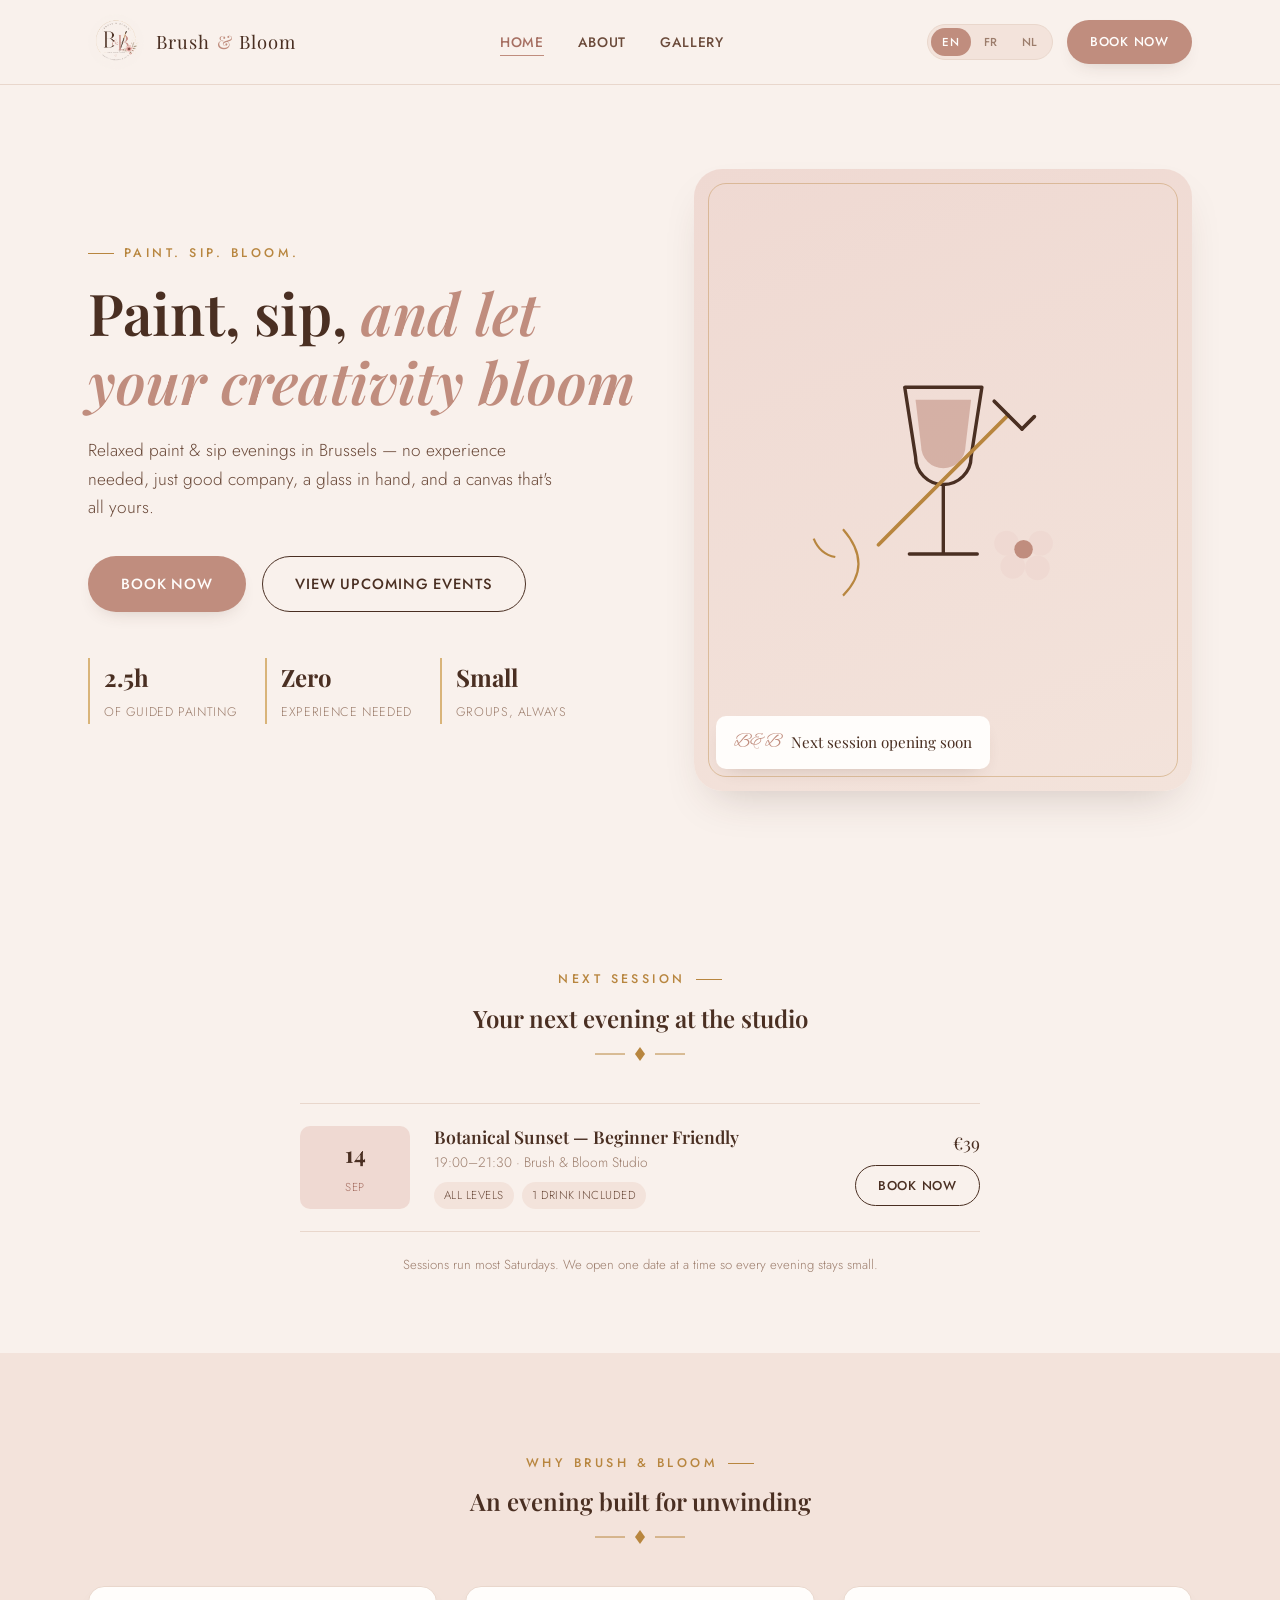
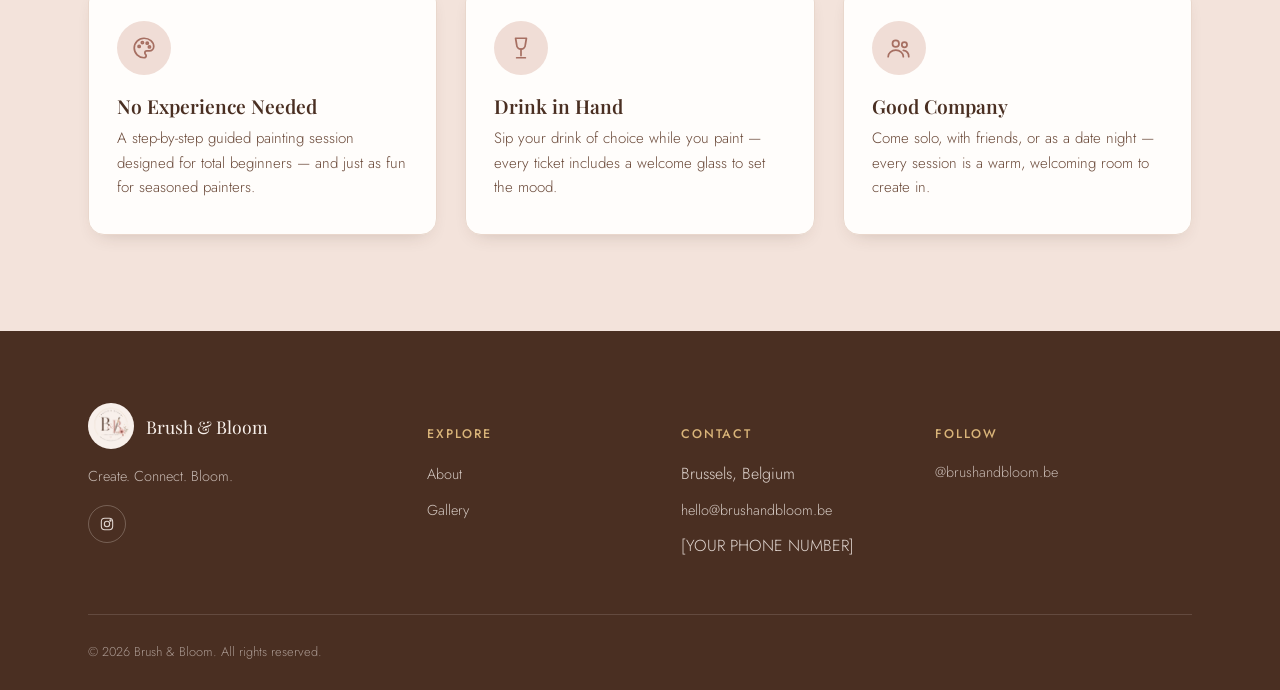
<file: site/index.html>
<!DOCTYPE html>
<html lang="en">
<head>
<meta charset="UTF-8">
<meta name="viewport" content="width=device-width, initial-scale=1.0">
<title>Brush &amp; Bloom — Paint &amp; Sip Experiences</title>
<meta name="description" content="Brush & Bloom hosts relaxed paint &amp; sip evenings — sip a drink, follow a guided painting, and leave with a canvas (and new friends). No experience needed.">
<link rel="icon" href="images/favicon-32.png" sizes="32x32">
<link rel="apple-touch-icon" href="images/apple-touch-icon.png">
<link rel="stylesheet" href="css/style.css">
</head>
<body>

<header class="site-header">
  <div class="container">
    <nav class="nav">
      <a href="index.html" class="nav__brand">
        <img src="images/logo.png" alt="Brush & Bloom logo">
        <span class="nav__brand-text">Brush <span>&amp;</span> Bloom</span>
      </a>
      <ul class="nav__links">
        <li><a href="index.html" data-i18n="nav.home" aria-current="page">Home</a></li>
        <li><a href="about.html" data-i18n="nav.about">About</a></li>
        <li><a href="gallery.html" data-i18n="nav.gallery">Gallery</a></li>
      </ul>
      <div class="nav__actions">
        <div class="lang-switch" role="group" aria-label="Language">
          <button type="button" data-lang="en" class="is-active">EN</button>
          <button type="button" data-lang="fr">FR</button>
          <button type="button" data-lang="nl">NL</button>
        </div>
        <a href="#schedule" class="btn btn--primary btn--sm" data-book data-i18n="common.bookNow">Book Now</a>
        <button class="nav__toggle" aria-label="Menu" aria-expanded="false">
          <span></span><span></span><span></span>
        </button>
      </div>
    </nav>
  </div>
</header>

<main>

  <!-- ================= HERO ================= -->
  <section class="hero">
    <div class="container hero__grid">
      <div data-reveal>
        <span class="eyebrow" data-i18n="home.eyebrow">Paint. Sip. Bloom.</span>
        <h1><span data-i18n="home.hero.title1">Paint, sip,</span> <em data-i18n="home.hero.title2">and let your creativity bloom</em></h1>
        <p class="lead" data-i18n="home.hero.lead">Relaxed paint &amp; sip evenings in Brussels — no experience needed, just good company, a glass in hand, and a canvas that's all yours.</p>
        <div class="hero__actions">
          <a href="#schedule" class="btn btn--primary" data-book data-i18n="common.bookNow">Book Now</a>
          <a href="#schedule" class="btn btn--outline" data-i18n="common.viewEvents">View Upcoming Events</a>
        </div>
        <div class="hero__meta">
          <div>
            <strong>2.5h</strong>
            <span data-i18n="home.meta.duration">Of guided painting</span>
          </div>
          <div>
            <strong data-i18n="home.meta.experienceValue">Zero</strong>
            <span data-i18n="home.meta.experience">Experience needed</span>
          </div>
          <div>
            <strong data-i18n="home.meta.groupsValue">Small</strong>
            <span data-i18n="home.meta.groups">Groups, always</span>
          </div>
        </div>
      </div>
      <div data-reveal>
        <div class="hero__art">
          <svg viewBox="0 0 200 200" fill="none" xmlns="http://www.w3.org/2000/svg">
            <path d="M75 40 L125 40 L118 85 A18 18 0 0 1 82 85 Z" stroke="#4A2F22" stroke-width="2.2" stroke-linejoin="round"/>
            <path d="M82 48 H118 L114.4 78 A14.4 14.4 0 0 1 85.6 78 Z" fill="#C08D7E" opacity="0.55"/>
            <path d="M100 103 V148" stroke="#4A2F22" stroke-width="2.2"/>
            <path d="M78 148 H122" stroke="#4A2F22" stroke-width="2.2" stroke-linecap="round"/>
            <path d="M142 58 L58 142" stroke="#B8863F" stroke-width="2.4" stroke-linecap="round"/>
            <path d="M133 49 L151 67" stroke="#4A2F22" stroke-width="2.4" stroke-linecap="round"/>
            <path d="M151 67 L159 59" stroke="#4A2F22" stroke-width="2.4" stroke-linecap="round"/>
            <g transform="translate(152,145)">
              <circle cx="-11" cy="-4" r="8" fill="#EFD9D2"/>
              <circle cx="11" cy="-4" r="8" fill="#EFD9D2"/>
              <circle cx="-7" cy="11" r="8" fill="#EFD9D2"/>
              <circle cx="9" cy="12" r="8" fill="#EFD9D2"/>
              <circle r="6" fill="#C08D7E"/>
            </g>
            <path d="M35 175 Q55 155 35 132" stroke="#B8863F" stroke-width="1.4" fill="none"/>
            <path d="M30 150 Q20 148 16 138" stroke="#B8863F" stroke-width="1.4" fill="none"/>
          </svg>
          <div class="hero__badge">
            <span class="script">B&amp;B</span>
            <span data-i18n="home.badge">Next session opening soon</span>
          </div>
        </div>
      </div>
    </div>
  </section>


  <!-- ================= NEXT SESSION ================= -->
  <section class="section section--tight" id="schedule">
    <div class="container">
      <div class="text-center max-680 mx-auto" data-reveal>
        <span class="eyebrow center" data-i18n="home.next.eyebrow">Next Session</span>
        <h2 data-i18n="home.next.title">Your next evening at the studio</h2>
      </div>
      <div class="divider" aria-hidden="true">
        <svg viewBox="0 0 90 18" fill="none"><path d="M0 9H30" stroke="currentColor" stroke-width="1"/><path d="M60 9H90" stroke="currentColor" stroke-width="1"/><path d="M45 2 L50 9 L45 16 L40 9 Z" fill="currentColor"/></svg>
      </div>
      <div class="max-680 mx-auto" data-reveal>
        <div data-schedule></div>
        <noscript>
          <p class="form-note text-center">Our calendar needs JavaScript to display. Email
            <a href="mailto:hello@brushandbloom.be" style="color:var(--rose-deep)">hello@brushandbloom.be</a>
            and we'll send you the next date.</p>
        </noscript>
        <p class="form-note text-center" style="margin-top:22px;">Sessions run most Saturdays. We open one date at a time so every evening stays small.</p>
      </div>
    </div>
  </section>

  <!-- ================= FEATURES ================= -->
  <section class="section section--alt" id="features">
    <div class="container">
      <div class="text-center max-680 mx-auto" data-reveal>
        <span class="eyebrow center" data-i18n="home.features.eyebrow">Why Brush &amp; Bloom</span>
        <h2 data-i18n="home.features.title">An evening built for unwinding</h2>
      </div>
      <div class="divider" aria-hidden="true">
        <svg viewBox="0 0 90 18" fill="none"><path d="M0 9H30" stroke="currentColor" stroke-width="1"/><path d="M60 9H90" stroke="currentColor" stroke-width="1"/><path d="M45 2 L50 9 L45 16 L40 9 Z" fill="currentColor"/></svg>
      </div>
      <div class="grid-3">
        <div class="card" data-reveal>
          <div class="card__icon">
            <svg viewBox="0 0 24 24" fill="none" stroke="currentColor" stroke-width="1.6" stroke-linecap="round" stroke-linejoin="round"><path d="M12 3a9 9 0 1 0 0 18c1.5 0 2-.8 2-1.8 0-.5-.2-1-.6-1.4-.4-.4-.6-.8-.6-1.3 0-1 .8-1.8 1.8-1.8H17a4 4 0 0 0 4-4c0-4.4-4-7.7-9-7.7Z"/><circle cx="7.5" cy="10.5" r="1"/><circle cx="10.5" cy="7" r="1"/><circle cx="15" cy="7.5" r="1"/><circle cx="17" cy="11" r="1"/></svg>
          </div>
          <h3>No Experience Needed</h3>
          <p>A step-by-step guided painting session designed for total beginners — and just as fun for seasoned painters.</p>
        </div>
        <div class="card" data-reveal>
          <div class="card__icon">
            <svg viewBox="0 0 24 24" fill="none" stroke="currentColor" stroke-width="1.6" stroke-linecap="round" stroke-linejoin="round"><path d="M7 3h10l-1 6a4 4 0 0 1-8 0L7 3Z"/><path d="M12 13v6"/><path d="M8 21h8"/></svg>
          </div>
          <h3>Drink in Hand</h3>
          <p>Sip your drink of choice while you paint — every ticket includes a welcome glass to set the mood.</p>
        </div>
        <div class="card" data-reveal>
          <div class="card__icon">
            <svg viewBox="0 0 24 24" fill="none" stroke="currentColor" stroke-width="1.6" stroke-linecap="round" stroke-linejoin="round"><circle cx="9" cy="8" r="3"/><path d="M2 20c0-3.3 3.1-6 7-6s7 2.7 7 6"/><circle cx="17" cy="9" r="2.4"/><path d="M16 14.2c2.8.4 5 2.4 5 5.8"/></svg>
          </div>
          <h3>Good Company</h3>
          <p>Come solo, with friends, or as a date night — every session is a warm, welcoming room to create in.</p>
        </div>
      </div>
    </div>
  </section>

</main>

<footer class="site-footer">
  <div class="container">
    <div class="footer__grid">
      <div>
        <div class="footer__brand">
          <img src="images/logo.png" alt="Brush & Bloom logo">
          <span>Brush &amp; Bloom</span>
        </div>
        <p data-i18n="footer.tagline">Create. Connect. Bloom.</p>
        <div class="social-row">
          <a href="https://www.instagram.com/brushandbloom.be/" target="_blank" rel="noopener" aria-label="Instagram">
            <svg viewBox="0 0 24 24" fill="none" stroke="currentColor" stroke-width="1.6"><rect x="3.5" y="3.5" width="17" height="17" rx="5"/><circle cx="12" cy="12" r="4"/><circle cx="17.2" cy="6.8" r="1"/></svg>
          </a>
        </div>
      </div>
      <div>
        <h5 data-i18n="footer.explore">Explore</h5>
        <ul>
          <li><a href="about.html" data-i18n="nav.about">About</a></li>
            <li><a href="gallery.html" data-i18n="nav.gallery">Gallery</a></li>
          </ul>
      </div>
      <div>
        <h5 data-i18n="footer.contact">Contact</h5>
        <ul>
          <li>Brussels, Belgium</li>
          <li><a href="mailto:hello@brushandbloom.be">hello@brushandbloom.be</a></li>
          <li>[YOUR PHONE NUMBER]</li>
        </ul>
      </div>
      <div>
        <h5 data-i18n="footer.follow">Follow</h5>
        <p>@brushandbloom.be</p>
      </div>
    </div>
    <div class="footer__bottom">
      <span>&copy; <span data-year></span> Brush &amp; Bloom. <span data-i18n="footer.rights">All rights reserved.</span></span>
    </div>
  </div>
</footer>

<script src="js/sessions.js"></script>
<script src="js/booking-panel.js"></script>
<script src="js/main.js"></script>
</body>
</html>
</file>
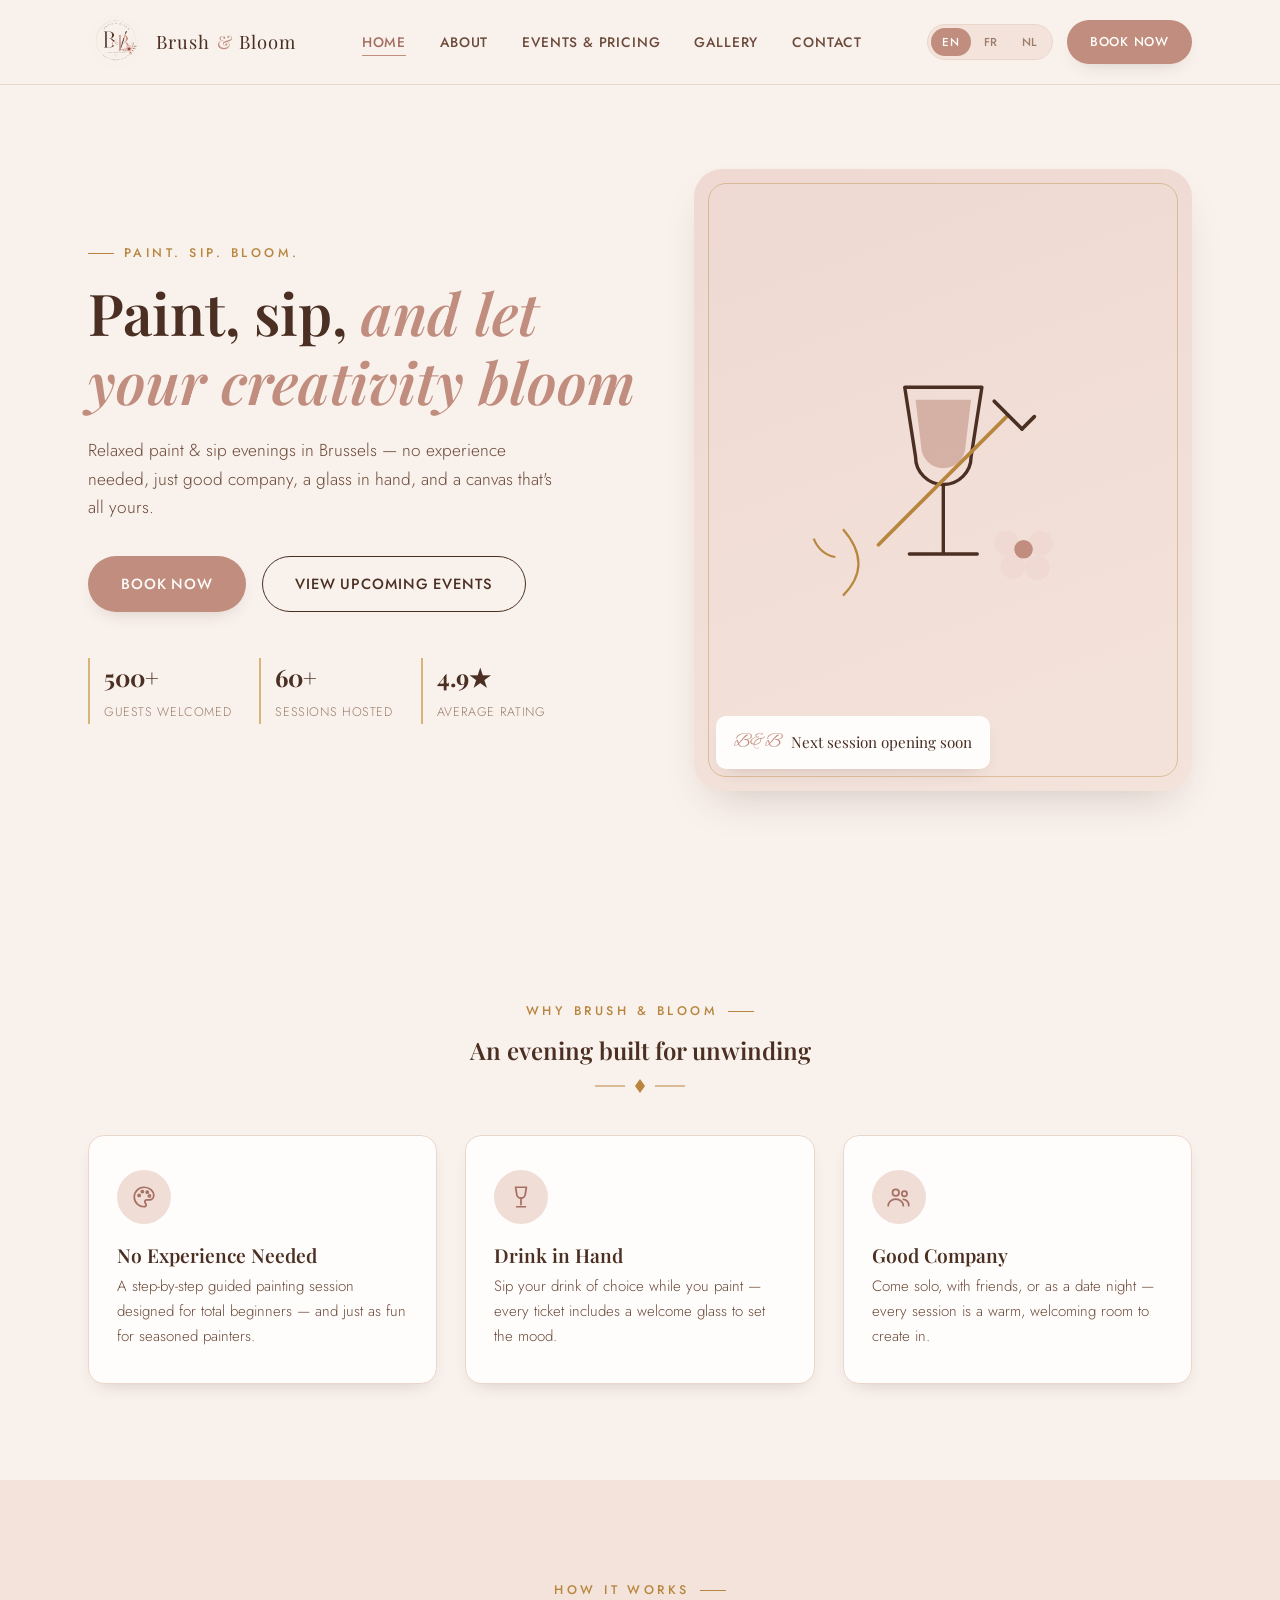
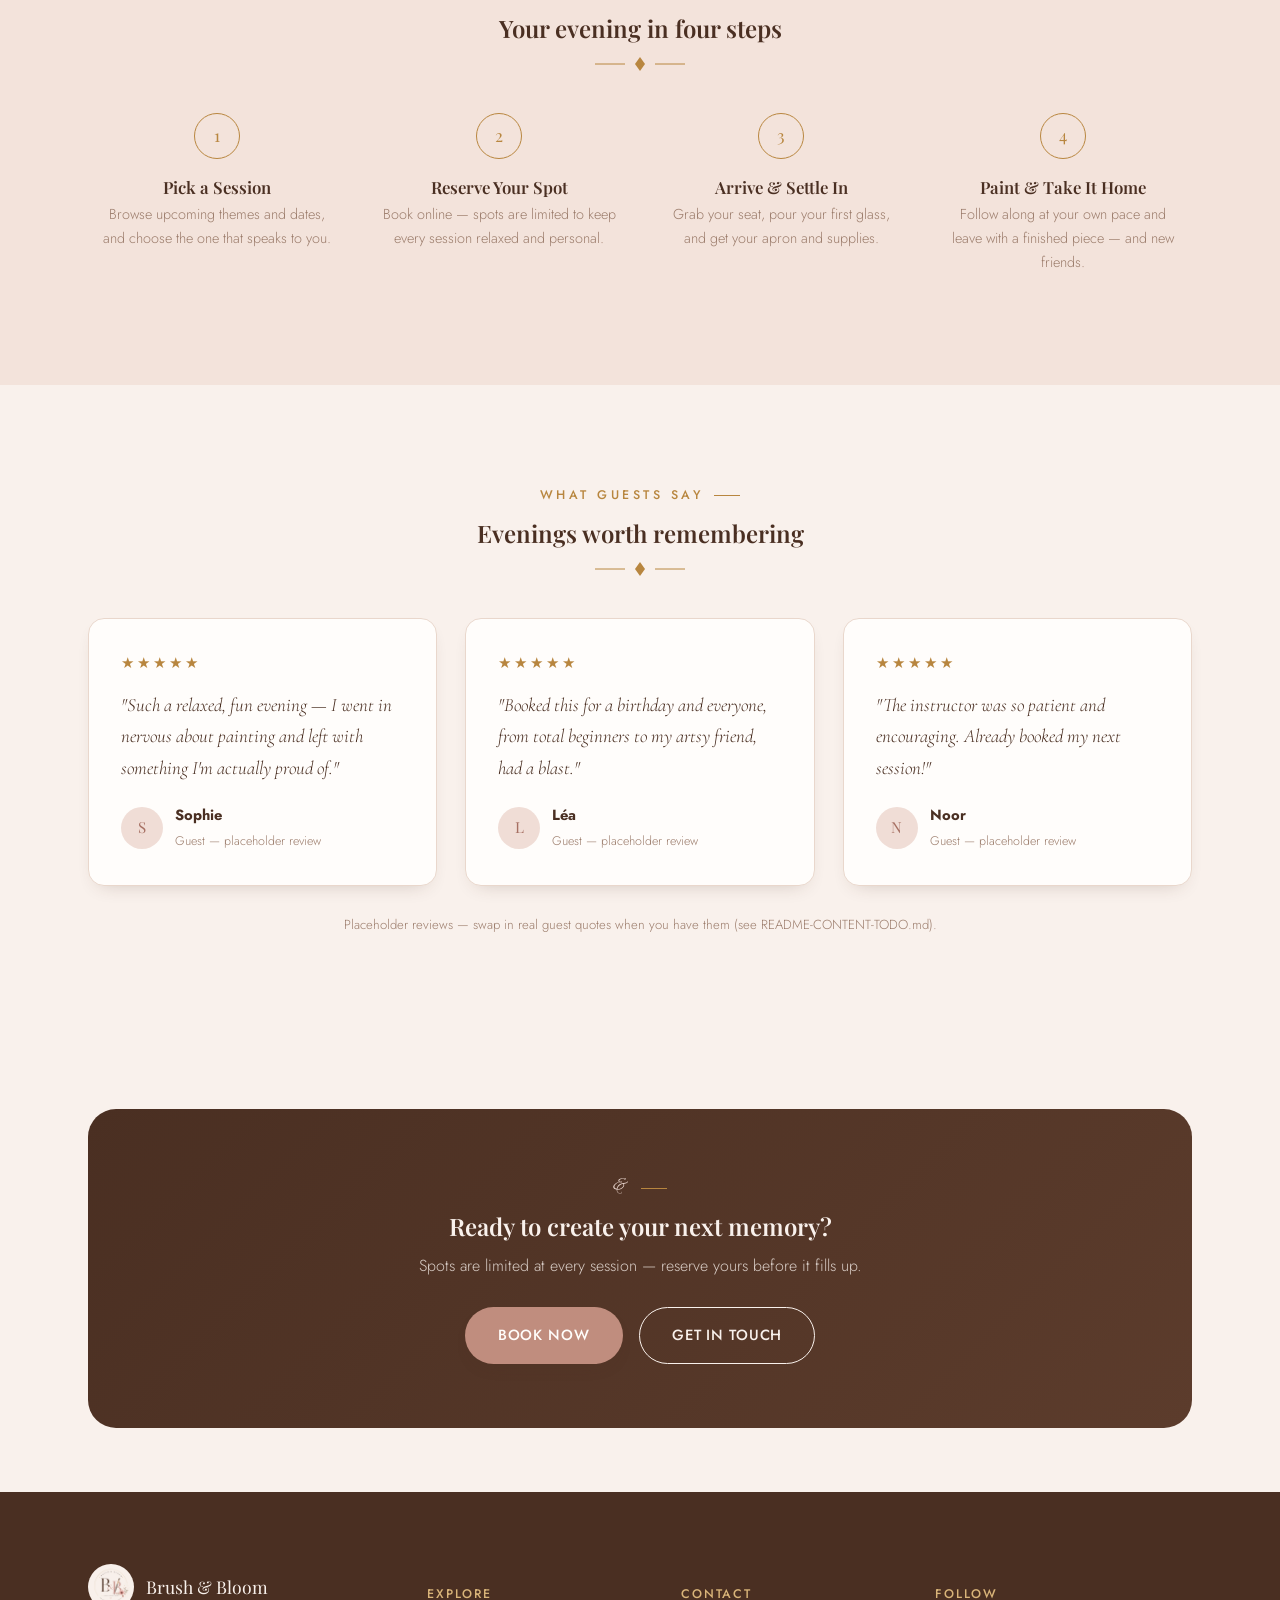
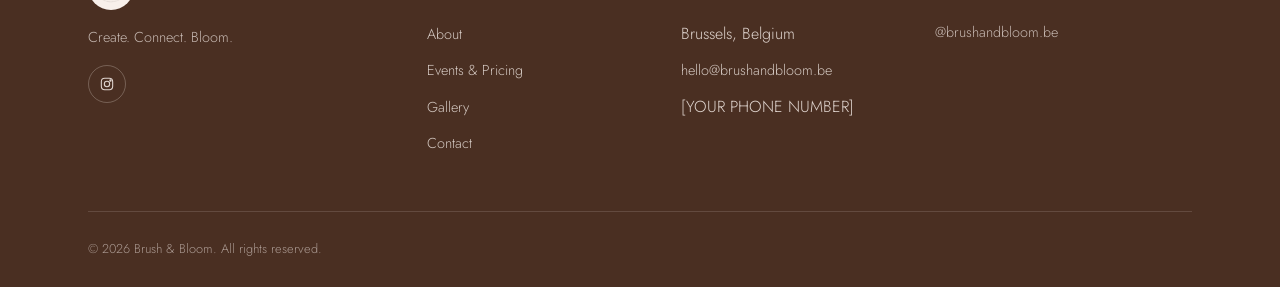
<file: design_handoff_booking_panel/brushandbloomsite/index.html>
<!DOCTYPE html>
<html lang="en">
<head>
<meta charset="UTF-8">
<meta name="viewport" content="width=device-width, initial-scale=1.0">
<title>Brush &amp; Bloom — Paint &amp; Sip Experiences</title>
<meta name="description" content="Brush & Bloom hosts relaxed paint &amp; sip evenings — sip a drink, follow a guided painting, and leave with a canvas (and new friends). No experience needed.">
<link rel="icon" href="images/favicon-32.png" sizes="32x32">
<link rel="apple-touch-icon" href="images/apple-touch-icon.png">
<link rel="stylesheet" href="css/style.css">
</head>
<body>

<header class="site-header">
  <div class="container">
    <nav class="nav">
      <a href="index.html" class="nav__brand">
        <img src="images/logo.png" alt="Brush & Bloom logo">
        <span class="nav__brand-text">Brush <span>&amp;</span> Bloom</span>
      </a>
      <ul class="nav__links">
        <li><a href="index.html" data-i18n="nav.home" aria-current="page">Home</a></li>
        <li><a href="about.html" data-i18n="nav.about">About</a></li>
        <li><a href="events.html" data-i18n="nav.events">Events &amp; Pricing</a></li>
        <li><a href="gallery.html" data-i18n="nav.gallery">Gallery</a></li>
        <li><a href="contact.html" data-i18n="nav.contact">Contact</a></li>
      </ul>
      <div class="nav__actions">
        <div class="lang-switch" role="group" aria-label="Language">
          <button type="button" data-lang="en" class="is-active">EN</button>
          <button type="button" data-lang="fr">FR</button>
          <button type="button" data-lang="nl">NL</button>
        </div>
        <a href="events.html#schedule" class="btn btn--primary btn--sm" data-i18n="common.bookNow">Book Now</a>
        <button class="nav__toggle" aria-label="Menu" aria-expanded="false">
          <span></span><span></span><span></span>
        </button>
      </div>
    </nav>
  </div>
</header>

<main>

  <!-- ================= HERO ================= -->
  <section class="hero">
    <div class="container hero__grid">
      <div data-reveal>
        <span class="eyebrow" data-i18n="home.eyebrow">Paint. Sip. Bloom.</span>
        <h1><span data-i18n="home.hero.title1">Paint, sip,</span> <em data-i18n="home.hero.title2">and let your creativity bloom</em></h1>
        <p class="lead" data-i18n="home.hero.lead">Relaxed paint &amp; sip evenings in Brussels — no experience needed, just good company, a glass in hand, and a canvas that's all yours.</p>
        <div class="hero__actions">
          <a href="events.html#schedule" class="btn btn--primary" data-i18n="common.bookNow">Book Now</a>
          <a href="events.html" class="btn btn--outline" data-i18n="common.viewEvents">View Upcoming Events</a>
        </div>
        <div class="hero__meta">
          <div>
            <strong>500+</strong>
            <span data-i18n="home.meta.guests">Guests welcomed</span>
          </div>
          <div>
            <strong>60+</strong>
            <span data-i18n="home.meta.sessions">Sessions hosted</span>
          </div>
          <div>
            <strong>4.9★</strong>
            <span data-i18n="home.meta.rating">Average rating</span>
          </div>
        </div>
      </div>
      <div data-reveal>
        <div class="hero__art">
          <svg viewBox="0 0 200 200" fill="none" xmlns="http://www.w3.org/2000/svg">
            <path d="M75 40 L125 40 L118 85 A18 18 0 0 1 82 85 Z" stroke="#4A2F22" stroke-width="2.2" stroke-linejoin="round"/>
            <path d="M82 48 H118 L114.4 78 A14.4 14.4 0 0 1 85.6 78 Z" fill="#C08D7E" opacity="0.55"/>
            <path d="M100 103 V148" stroke="#4A2F22" stroke-width="2.2"/>
            <path d="M78 148 H122" stroke="#4A2F22" stroke-width="2.2" stroke-linecap="round"/>
            <path d="M142 58 L58 142" stroke="#B8863F" stroke-width="2.4" stroke-linecap="round"/>
            <path d="M133 49 L151 67" stroke="#4A2F22" stroke-width="2.4" stroke-linecap="round"/>
            <path d="M151 67 L159 59" stroke="#4A2F22" stroke-width="2.4" stroke-linecap="round"/>
            <g transform="translate(152,145)">
              <circle cx="-11" cy="-4" r="8" fill="#EFD9D2"/>
              <circle cx="11" cy="-4" r="8" fill="#EFD9D2"/>
              <circle cx="-7" cy="11" r="8" fill="#EFD9D2"/>
              <circle cx="9" cy="12" r="8" fill="#EFD9D2"/>
              <circle r="6" fill="#C08D7E"/>
            </g>
            <path d="M35 175 Q55 155 35 132" stroke="#B8863F" stroke-width="1.4" fill="none"/>
            <path d="M30 150 Q20 148 16 138" stroke="#B8863F" stroke-width="1.4" fill="none"/>
          </svg>
          <div class="hero__badge">
            <span class="script">B&amp;B</span>
            <span data-i18n="home.badge">Next session opening soon</span>
          </div>
        </div>
      </div>
    </div>
  </section>

  <!-- ================= FEATURES ================= -->
  <section class="section" id="features">
    <div class="container">
      <div class="text-center max-680 mx-auto" data-reveal>
        <span class="eyebrow center" data-i18n="home.features.eyebrow">Why Brush &amp; Bloom</span>
        <h2 data-i18n="home.features.title">An evening built for unwinding</h2>
      </div>
      <div class="divider" aria-hidden="true">
        <svg viewBox="0 0 90 18" fill="none"><path d="M0 9H30" stroke="currentColor" stroke-width="1"/><path d="M60 9H90" stroke="currentColor" stroke-width="1"/><path d="M45 2 L50 9 L45 16 L40 9 Z" fill="currentColor"/></svg>
      </div>
      <div class="grid-3">
        <div class="card" data-reveal>
          <div class="card__icon">
            <svg viewBox="0 0 24 24" fill="none" stroke="currentColor" stroke-width="1.6" stroke-linecap="round" stroke-linejoin="round"><path d="M12 3a9 9 0 1 0 0 18c1.5 0 2-.8 2-1.8 0-.5-.2-1-.6-1.4-.4-.4-.6-.8-.6-1.3 0-1 .8-1.8 1.8-1.8H17a4 4 0 0 0 4-4c0-4.4-4-7.7-9-7.7Z"/><circle cx="7.5" cy="10.5" r="1"/><circle cx="10.5" cy="7" r="1"/><circle cx="15" cy="7.5" r="1"/><circle cx="17" cy="11" r="1"/></svg>
          </div>
          <h3>No Experience Needed</h3>
          <p>A step-by-step guided painting session designed for total beginners — and just as fun for seasoned painters.</p>
        </div>
        <div class="card" data-reveal>
          <div class="card__icon">
            <svg viewBox="0 0 24 24" fill="none" stroke="currentColor" stroke-width="1.6" stroke-linecap="round" stroke-linejoin="round"><path d="M7 3h10l-1 6a4 4 0 0 1-8 0L7 3Z"/><path d="M12 13v6"/><path d="M8 21h8"/></svg>
          </div>
          <h3>Drink in Hand</h3>
          <p>Sip your drink of choice while you paint — every ticket includes a welcome glass to set the mood.</p>
        </div>
        <div class="card" data-reveal>
          <div class="card__icon">
            <svg viewBox="0 0 24 24" fill="none" stroke="currentColor" stroke-width="1.6" stroke-linecap="round" stroke-linejoin="round"><circle cx="9" cy="8" r="3"/><path d="M2 20c0-3.3 3.1-6 7-6s7 2.7 7 6"/><circle cx="17" cy="9" r="2.4"/><path d="M16 14.2c2.8.4 5 2.4 5 5.8"/></svg>
          </div>
          <h3>Good Company</h3>
          <p>Come solo, with friends, or as a date night — every session is a warm, welcoming room to create in.</p>
        </div>
      </div>
    </div>
  </section>

  <!-- ================= HOW IT WORKS ================= -->
  <section class="section section--alt">
    <div class="container">
      <div class="text-center max-680 mx-auto" data-reveal>
        <span class="eyebrow center" data-i18n="home.steps.eyebrow">How It Works</span>
        <h2 data-i18n="home.steps.title">Your evening in four steps</h2>
      </div>
      <div class="divider" aria-hidden="true">
        <svg viewBox="0 0 90 18" fill="none"><path d="M0 9H30" stroke="currentColor" stroke-width="1"/><path d="M60 9H90" stroke="currentColor" stroke-width="1"/><path d="M45 2 L50 9 L45 16 L40 9 Z" fill="currentColor"/></svg>
      </div>
      <div class="steps">
        <div class="step" data-reveal>
          <div class="step__num"></div>
          <h4>Pick a Session</h4>
          <p>Browse upcoming themes and dates, and choose the one that speaks to you.</p>
        </div>
        <div class="step" data-reveal>
          <div class="step__num"></div>
          <h4>Reserve Your Spot</h4>
          <p>Book online — spots are limited to keep every session relaxed and personal.</p>
        </div>
        <div class="step" data-reveal>
          <div class="step__num"></div>
          <h4>Arrive &amp; Settle In</h4>
          <p>Grab your seat, pour your first glass, and get your apron and supplies.</p>
        </div>
        <div class="step" data-reveal>
          <div class="step__num"></div>
          <h4>Paint &amp; Take It Home</h4>
          <p>Follow along at your own pace and leave with a finished piece — and new friends.</p>
        </div>
      </div>
    </div>
  </section>

  <!-- ================= TESTIMONIALS ================= -->
  <section class="section">
    <div class="container">
      <div class="text-center max-680 mx-auto" data-reveal>
        <span class="eyebrow center" data-i18n="home.testimonials.eyebrow">What Guests Say</span>
        <h2 data-i18n="home.testimonials.title">Evenings worth remembering</h2>
      </div>
      <div class="divider" aria-hidden="true">
        <svg viewBox="0 0 90 18" fill="none"><path d="M0 9H30" stroke="currentColor" stroke-width="1"/><path d="M60 9H90" stroke="currentColor" stroke-width="1"/><path d="M45 2 L50 9 L45 16 L40 9 Z" fill="currentColor"/></svg>
      </div>
      <div class="grid-3">
        <div class="testimonial" data-reveal>
          <div class="testimonial__stars">★★★★★</div>
          <p class="quote">"Such a relaxed, fun evening — I went in nervous about painting and left with something I'm actually proud of."</p>
          <div class="testimonial__author">
            <div class="testimonial__avatar">S</div>
            <div><strong>Sophie</strong><span>Guest — placeholder review</span></div>
          </div>
        </div>
        <div class="testimonial" data-reveal>
          <div class="testimonial__stars">★★★★★</div>
          <p class="quote">"Booked this for a birthday and everyone, from total beginners to my artsy friend, had a blast."</p>
          <div class="testimonial__author">
            <div class="testimonial__avatar">L</div>
            <div><strong>Léa</strong><span>Guest — placeholder review</span></div>
          </div>
        </div>
        <div class="testimonial" data-reveal>
          <div class="testimonial__stars">★★★★★</div>
          <p class="quote">"The instructor was so patient and encouraging. Already booked my next session!"</p>
          <div class="testimonial__author">
            <div class="testimonial__avatar">N</div>
            <div><strong>Noor</strong><span>Guest — placeholder review</span></div>
          </div>
        </div>
      </div>
      <p class="text-center form-note" style="margin-top:28px;">Placeholder reviews — swap in real guest quotes when you have them (see README-CONTENT-TODO.md).</p>
    </div>
  </section>

  <!-- ================= CTA ================= -->
  <section class="section section--tight">
    <div class="container">
      <div class="cta-band" data-reveal>
        <span class="eyebrow center" style="color:var(--gold-soft)"><span class="script" style="color:var(--rose-pale)">&amp;</span></span>
        <h2 data-i18n="home.cta.title">Ready to create your next memory?</h2>
        <p class="max-560 mx-auto" data-i18n="home.cta.lead">Spots are limited at every session — reserve yours before it fills up.</p>
        <div class="hero__actions" style="justify-content:center;margin-top:28px;">
          <a href="events.html#schedule" class="btn btn--primary" data-i18n="common.bookNow">Book Now</a>
          <a href="contact.html" class="btn btn--outline-light" data-i18n="common.learnMore">Get in Touch</a>
        </div>
      </div>
    </div>
  </section>

</main>

<footer class="site-footer">
  <div class="container">
    <div class="footer__grid">
      <div>
        <div class="footer__brand">
          <img src="images/logo.png" alt="Brush & Bloom logo">
          <span>Brush &amp; Bloom</span>
        </div>
        <p data-i18n="footer.tagline">Create. Connect. Bloom.</p>
        <div class="social-row">
          <a href="https://www.instagram.com/brushandbloom.be/" target="_blank" rel="noopener" aria-label="Instagram">
            <svg viewBox="0 0 24 24" fill="none" stroke="currentColor" stroke-width="1.6"><rect x="3.5" y="3.5" width="17" height="17" rx="5"/><circle cx="12" cy="12" r="4"/><circle cx="17.2" cy="6.8" r="1"/></svg>
          </a>
        </div>
      </div>
      <div>
        <h5 data-i18n="footer.explore">Explore</h5>
        <ul>
          <li><a href="about.html" data-i18n="nav.about">About</a></li>
          <li><a href="events.html" data-i18n="nav.events">Events &amp; Pricing</a></li>
          <li><a href="gallery.html" data-i18n="nav.gallery">Gallery</a></li>
          <li><a href="contact.html" data-i18n="nav.contact">Contact</a></li>
        </ul>
      </div>
      <div>
        <h5 data-i18n="footer.contact">Contact</h5>
        <ul>
          <li>Brussels, Belgium</li>
          <li><a href="mailto:hello@brushandbloom.be">hello@brushandbloom.be</a></li>
          <li>[YOUR PHONE NUMBER]</li>
        </ul>
      </div>
      <div>
        <h5 data-i18n="footer.follow">Follow</h5>
        <p>@brushandbloom.be</p>
      </div>
    </div>
    <div class="footer__bottom">
      <span>&copy; <span data-year></span> Brush &amp; Bloom. <span data-i18n="footer.rights">All rights reserved.</span></span>
    </div>
  </div>
</footer>

<script src="js/main.js"></script>
</body>
</html>
</file>
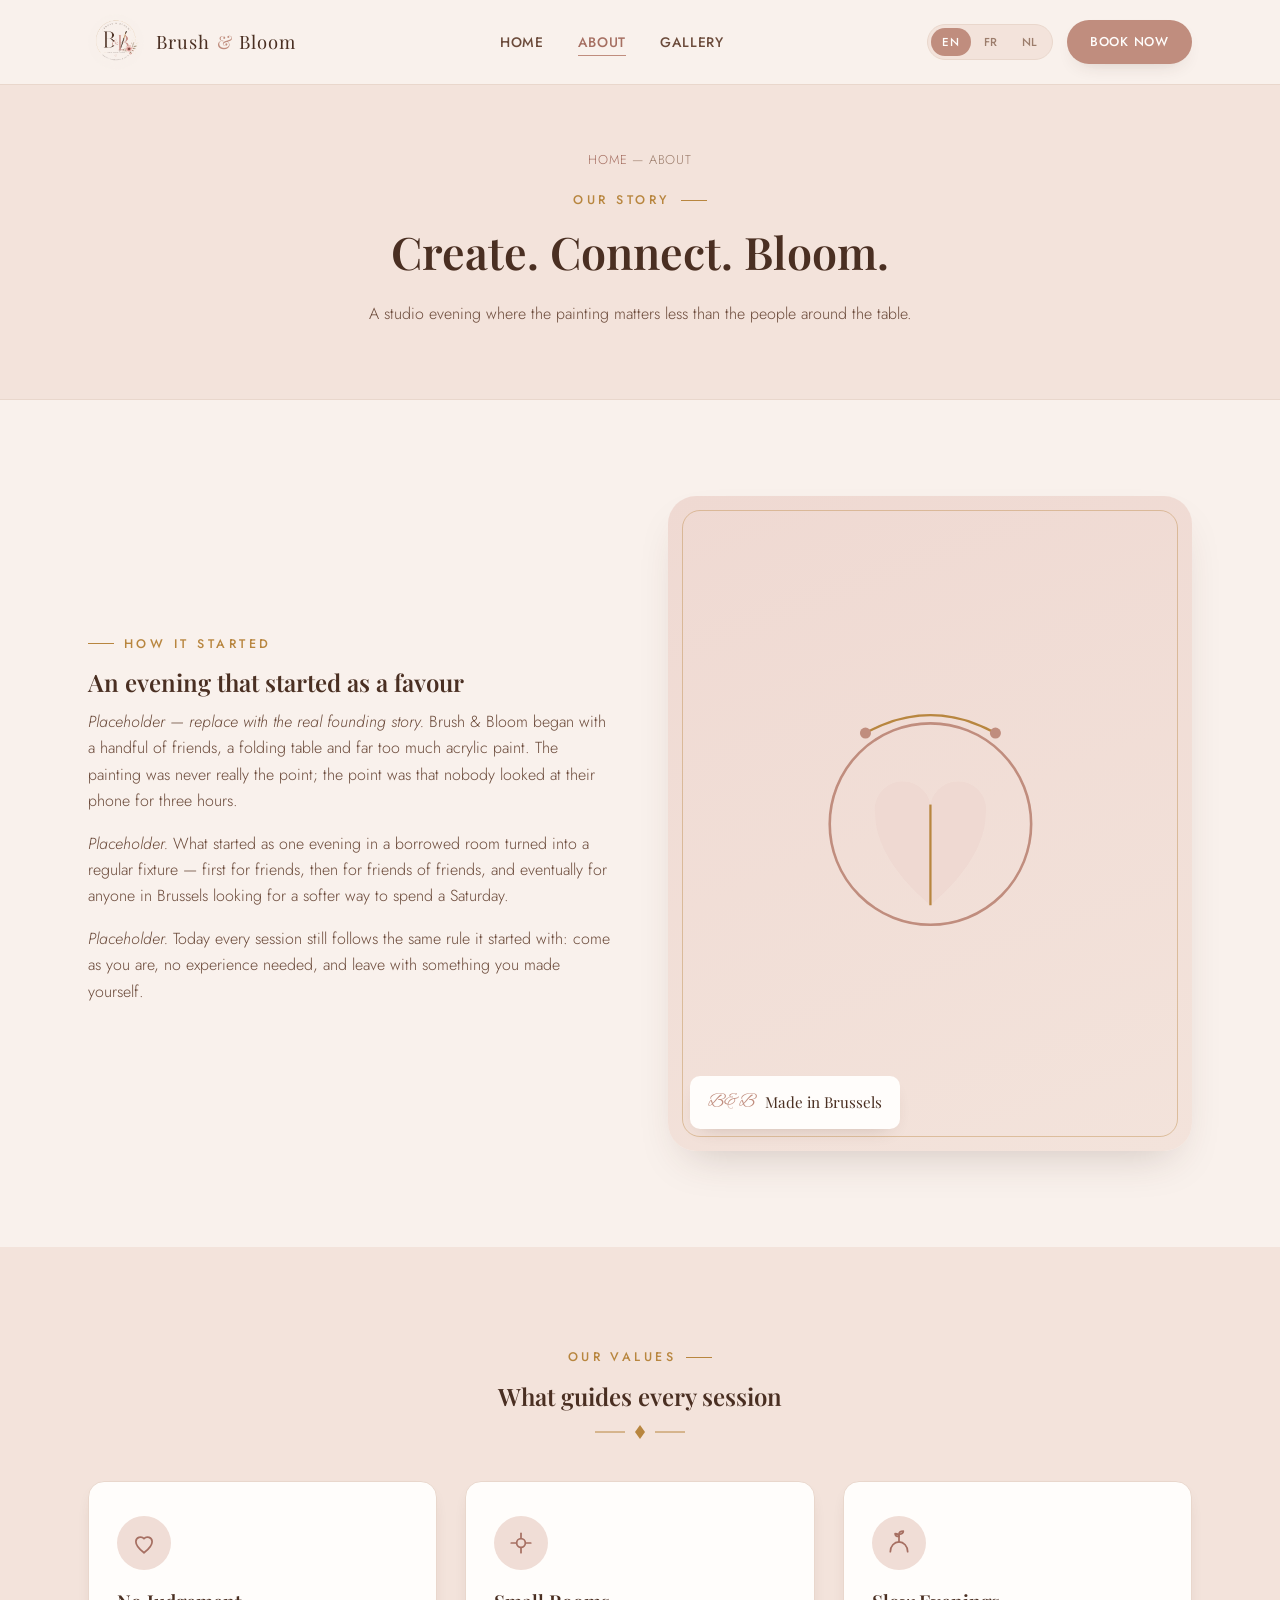
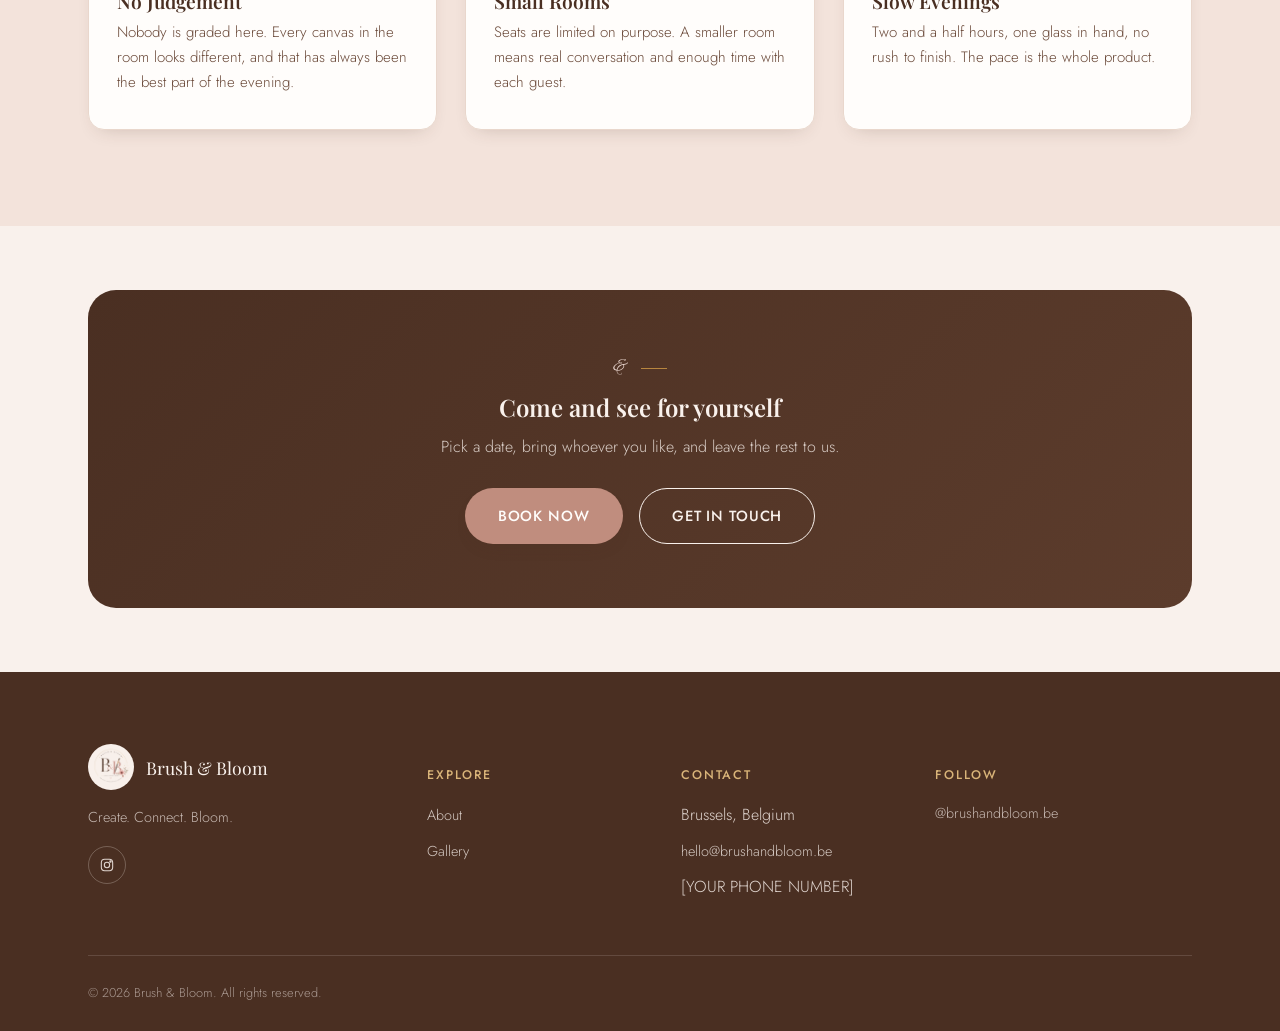
<file: site/about.html>
<!DOCTYPE html>
<html lang="en">
<head>
<meta charset="UTF-8">
<meta name="viewport" content="width=device-width, initial-scale=1.0">
<title>About — Brush &amp; Bloom</title>
<meta name="description" content="The story behind Brush &amp; Bloom — relaxed paint &amp; sip evenings in Brussels, built around good company and no pressure to be an artist.">
<link rel="icon" href="images/favicon-32.png" sizes="32x32">
<link rel="apple-touch-icon" href="images/apple-touch-icon.png">
<link rel="stylesheet" href="css/style.css">
</head>
<body>

<header class="site-header">
  <div class="container">
    <nav class="nav">
      <a href="index.html" class="nav__brand">
        <img src="images/logo.png" alt="Brush & Bloom logo">
        <span class="nav__brand-text">Brush <span>&amp;</span> Bloom</span>
      </a>
      <ul class="nav__links">
        <li><a href="index.html" data-i18n="nav.home">Home</a></li>
        <li><a href="about.html" data-i18n="nav.about" aria-current="page">About</a></li>
        <li><a href="gallery.html" data-i18n="nav.gallery">Gallery</a></li>
      </ul>
      <div class="nav__actions">
        <div class="lang-switch" role="group" aria-label="Language">
          <button type="button" data-lang="en" class="is-active">EN</button>
          <button type="button" data-lang="fr">FR</button>
          <button type="button" data-lang="nl">NL</button>
        </div>
        <a href="index.html#schedule" class="btn btn--primary btn--sm" data-book data-i18n="common.bookNow">Book Now</a>
        <button class="nav__toggle" aria-label="Menu" aria-expanded="false">
          <span></span><span></span><span></span>
        </button>
      </div>
    </nav>
  </div>
</header>

<main>

  <section class="page-hero">
    <div class="container" data-reveal>
      <p class="breadcrumb"><a href="index.html">Home</a> — About</p>
      <span class="eyebrow center" data-i18n="about.eyebrow">Our Story</span>
      <h1 data-i18n="about.title">Create. Connect. Bloom.</h1>
      <p class="lead max-560 mx-auto">A studio evening where the painting matters less than the people around the table.</p>
    </div>
  </section>

  <section class="section">
    <div class="container">
      <div class="grid-2" style="align-items:center;gap:56px;">
        <div data-reveal>
          <span class="eyebrow">How it started</span>
          <h2>An evening that started as a favour</h2>
          <p><em>Placeholder — replace with the real founding story.</em> Brush &amp; Bloom began with a handful of friends, a folding table and far too much acrylic paint. The painting was never really the point; the point was that nobody looked at their phone for three hours.</p>
          <p><em>Placeholder.</em> What started as one evening in a borrowed room turned into a regular fixture — first for friends, then for friends of friends, and eventually for anyone in Brussels looking for a softer way to spend a Saturday.</p>
          <p><em>Placeholder.</em> Today every session still follows the same rule it started with: come as you are, no experience needed, and leave with something you made yourself.</p>
        </div>
        <div data-reveal>
          <div class="hero__art">
            <svg viewBox="0 0 200 200" fill="none" xmlns="http://www.w3.org/2000/svg">
              <circle cx="100" cy="100" r="62" stroke="#C08D7E" stroke-width="1.6" fill="none"/>
              <path d="M100 150 C 74 128 66 108 66 94 a 17 17 0 0 1 34 -6 a 17 17 0 0 1 34 6 c 0 14 -8 34 -34 56 Z" fill="#EFD9D2"/>
              <path d="M100 88 V150" stroke="#B8863F" stroke-width="1.4"/>
              <path d="M60 44 Q 100 22 140 44" stroke="#B8863F" stroke-width="1.4" fill="none"/>
              <circle cx="60" cy="44" r="3.4" fill="#C08D7E"/>
              <circle cx="140" cy="44" r="3.4" fill="#C08D7E"/>
            </svg>
            <div class="hero__badge">
              <span class="script">B&amp;B</span>
              <span>Made in Brussels</span>
            </div>
          </div>
        </div>
      </div>
    </div>
  </section>

  <section class="section section--alt">
    <div class="container">
      <div class="text-center max-680 mx-auto" data-reveal>
        <span class="eyebrow center" data-i18n="about.values.eyebrow">Our Values</span>
        <h2 data-i18n="about.values.title">What guides every session</h2>
      </div>
      <div class="divider" aria-hidden="true">
        <svg viewBox="0 0 90 18" fill="none"><path d="M0 9H30" stroke="currentColor" stroke-width="1"/><path d="M60 9H90" stroke="currentColor" stroke-width="1"/><path d="M45 2 L50 9 L45 16 L40 9 Z" fill="currentColor"/></svg>
      </div>
      <div class="grid-3">
        <div class="card" data-reveal>
          <div class="card__icon">
            <svg viewBox="0 0 24 24" fill="none" stroke="currentColor" stroke-width="1.6" stroke-linecap="round" stroke-linejoin="round"><path d="M12 21c-4.5-3.5-7.5-6.8-7.5-10.2A4.3 4.3 0 0 1 12 8a4.3 4.3 0 0 1 7.5 2.8C19.5 14.2 16.5 17.5 12 21Z"/></svg>
          </div>
          <h3>No Judgement</h3>
          <p>Nobody is graded here. Every canvas in the room looks different, and that has always been the best part of the evening.</p>
        </div>
        <div class="card" data-reveal>
          <div class="card__icon">
            <svg viewBox="0 0 24 24" fill="none" stroke="currentColor" stroke-width="1.6" stroke-linecap="round" stroke-linejoin="round"><path d="M12 3v4"/><path d="M12 17v4"/><path d="M3 12h4"/><path d="M17 12h4"/><circle cx="12" cy="12" r="4"/></svg>
          </div>
          <h3>Small Rooms</h3>
          <p>Seats are limited on purpose. A smaller room means real conversation and enough time with each guest.</p>
        </div>
        <div class="card" data-reveal>
          <div class="card__icon">
            <svg viewBox="0 0 24 24" fill="none" stroke="currentColor" stroke-width="1.6" stroke-linecap="round" stroke-linejoin="round"><path d="M4 20c0-5 3.6-9 8-9s8 4 8 9"/><path d="M12 11V4"/><path d="M12 4c2.5 0 4-1.3 4-3-2.5 0-4 1.3-4 3Z"/><path d="M12 6c-2.2 0-3.6-1.1-3.6-2.6C10.6 3.4 12 4.5 12 6Z"/></svg>
          </div>
          <h3>Slow Evenings</h3>
          <p>Two and a half hours, one glass in hand, no rush to finish. The pace is the whole product.</p>
        </div>
      </div>
    </div>
  </section>

  <section class="section section--tight">
    <div class="container">
      <div class="cta-band" data-reveal>
        <span class="eyebrow center" style="color:var(--gold-soft)"><span class="script" style="color:var(--rose-pale)">&amp;</span></span>
        <h2>Come and see for yourself</h2>
        <p class="max-560 mx-auto">Pick a date, bring whoever you like, and leave the rest to us.</p>
        <div class="hero__actions" style="justify-content:center;margin-top:28px;">
          <a href="index.html#schedule" class="btn btn--primary" data-book data-i18n="common.bookNow">Book Now</a>
          <a href="mailto:hello@brushandbloom.be" class="btn btn--outline-light" data-i18n="common.learnMore">Get in Touch</a>
        </div>
      </div>
    </div>
  </section>

</main>

<footer class="site-footer">
  <div class="container">
    <div class="footer__grid">
      <div>
        <div class="footer__brand">
          <img src="images/logo.png" alt="Brush & Bloom logo">
          <span>Brush &amp; Bloom</span>
        </div>
        <p data-i18n="footer.tagline">Create. Connect. Bloom.</p>
        <div class="social-row">
          <a href="https://www.instagram.com/brushandbloom.be/" target="_blank" rel="noopener" aria-label="Instagram">
            <svg viewBox="0 0 24 24" fill="none" stroke="currentColor" stroke-width="1.6"><rect x="3.5" y="3.5" width="17" height="17" rx="5"/><circle cx="12" cy="12" r="4"/><circle cx="17.2" cy="6.8" r="1"/></svg>
          </a>
        </div>
      </div>
      <div>
        <h5 data-i18n="footer.explore">Explore</h5>
        <ul>
          <li><a href="about.html" data-i18n="nav.about">About</a></li>
            <li><a href="gallery.html" data-i18n="nav.gallery">Gallery</a></li>
          </ul>
      </div>
      <div>
        <h5 data-i18n="footer.contact">Contact</h5>
        <ul>
          <li>Brussels, Belgium</li>
          <li><a href="mailto:hello@brushandbloom.be">hello@brushandbloom.be</a></li>
          <li>[YOUR PHONE NUMBER]</li>
        </ul>
      </div>
      <div>
        <h5 data-i18n="footer.follow">Follow</h5>
        <p>@brushandbloom.be</p>
      </div>
    </div>
    <div class="footer__bottom">
      <span>&copy; <span data-year></span> Brush &amp; Bloom. <span data-i18n="footer.rights">All rights reserved.</span></span>
    </div>
  </div>
</footer>

<script src="js/sessions.js"></script>
<script src="js/booking-panel.js"></script>
<script src="js/main.js"></script>
</body>
</html>
</file>
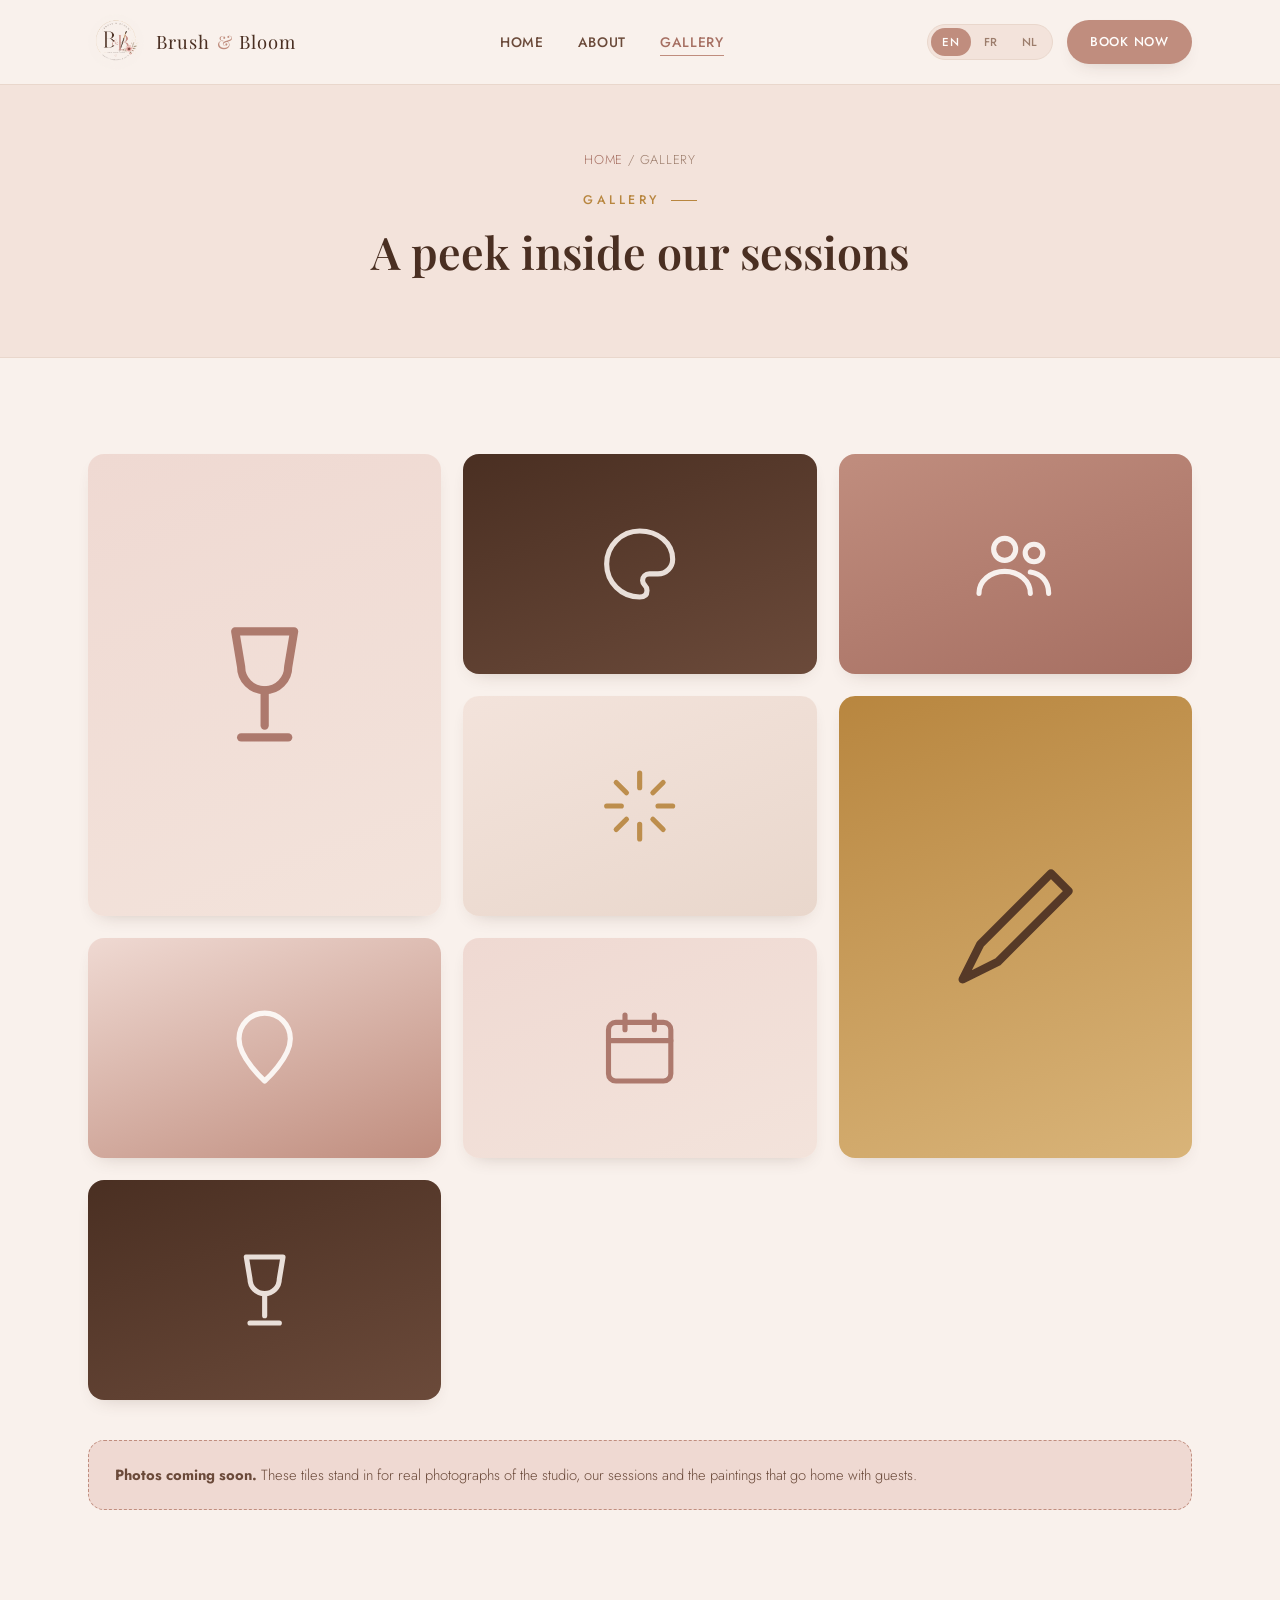
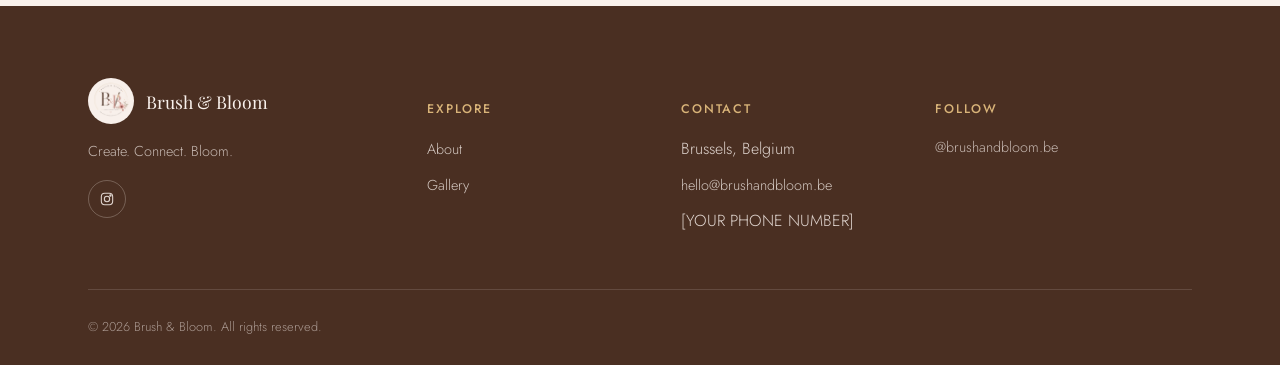
<file: site/gallery.html>
<!DOCTYPE html>
<html lang="en">
<head>
<meta charset="UTF-8">
<meta name="viewport" content="width=device-width, initial-scale=1.0">
<title>Gallery — Brush &amp; Bloom</title>
<meta name="description" content="A look inside Brush & Bloom paint & sip sessions — the studio, the guests, and the art.">
<link rel="icon" href="images/favicon-32.png" sizes="32x32">
<link rel="apple-touch-icon" href="images/apple-touch-icon.png">
<link rel="stylesheet" href="css/style.css">
<style>
  .gallery-tile.t1 { background: linear-gradient(160deg,#efd9d2,#f3e3db); }
  .gallery-tile.t2 { background: linear-gradient(160deg,#4a2f22,#6b4a3a); color:#f9f1ec; }
  .gallery-tile.t3 { background: linear-gradient(160deg,#c08d7e,#a66f62); color:#fffdfb; }
  .gallery-tile.t4 { background: linear-gradient(160deg,#f3e3db,#e9d7cc); }
  .gallery-tile.t5 { background: linear-gradient(160deg,#b8863f,#d9b479); color:#4a2f22; }
  .gallery-tile.t6 { background: linear-gradient(160deg,#efd9d2,#c08d7e); color:#fffdfb; }
</style>
</head>
<body>

<header class="site-header">
  <div class="container">
    <nav class="nav">
      <a href="index.html" class="nav__brand">
        <img src="images/logo.png" alt="Brush & Bloom logo">
        <span class="nav__brand-text">Brush <span>&amp;</span> Bloom</span>
      </a>
      <ul class="nav__links">
        <li><a href="index.html" data-i18n="nav.home">Home</a></li>
        <li><a href="about.html" data-i18n="nav.about">About</a></li>
        <li><a href="gallery.html" data-i18n="nav.gallery" aria-current="page">Gallery</a></li>
      </ul>
      <div class="nav__actions">
        <div class="lang-switch" role="group" aria-label="Language">
          <button type="button" data-lang="en" class="is-active">EN</button>
          <button type="button" data-lang="fr">FR</button>
          <button type="button" data-lang="nl">NL</button>
        </div>
        <a href="index.html#schedule" class="btn btn--primary btn--sm" data-book data-i18n="common.bookNow">Book Now</a>
        <button class="nav__toggle" aria-label="Menu" aria-expanded="false">
          <span></span><span></span><span></span>
        </button>
      </div>
    </nav>
  </div>
</header>

<main>

  <section class="page-hero">
    <div class="container">
      <div class="breadcrumb"><a href="index.html">Home</a> / <span data-i18n="nav.gallery">Gallery</span></div>
      <span class="eyebrow center" data-i18n="gallery.eyebrow">Gallery</span>
      <h1 data-i18n="gallery.title">A peek inside our sessions</h1>
    </div>
  </section>

  <section class="section">
    <div class="container">
      <div class="gallery-grid" data-reveal>

        <div class="gallery-tile t1 g-tall">
          <svg viewBox="0 0 24 24" fill="none" stroke="currentColor" stroke-width="1.4" stroke-linecap="round" stroke-linejoin="round" style="color:#a66f62"><path d="M7 3h10l-1 6a4 4 0 0 1-8 0L7 3Z"/><path d="M12 13v6"/><path d="M8 21h8"/></svg>
          <span class="g-caption">Welcome drinks before every session</span>
        </div>

        <div class="gallery-tile t2">
          <svg viewBox="0 0 24 24" fill="none" stroke="currentColor" stroke-width="1.4" stroke-linecap="round" stroke-linejoin="round"><path d="M12 3a9 9 0 1 0 0 18c1.5 0 2-.8 2-1.8 0-.5-.2-1-.6-1.4-.4-.4-.6-.8-.6-1.3 0-1 .8-1.8 1.8-1.8H17a4 4 0 0 0 4-4c0-4.4-4-7.7-9-7.7Z"/></svg>
          <span class="g-caption">Palettes ready to go</span>
        </div>

        <div class="gallery-tile t3">
          <svg viewBox="0 0 24 24" fill="none" stroke="currentColor" stroke-width="1.4" stroke-linecap="round" stroke-linejoin="round"><circle cx="9" cy="8" r="3"/><path d="M2 20c0-3.3 3.1-6 7-6s7 2.7 7 6"/><circle cx="17" cy="9" r="2.4"/><path d="M16 14.2c2.8.4 5 2.4 5 5.8"/></svg>
          <span class="g-caption">Full house on a Friday night</span>
        </div>

        <div class="gallery-tile t4">
          <svg viewBox="0 0 24 24" fill="none" stroke="currentColor" stroke-width="1.4" stroke-linecap="round" stroke-linejoin="round" style="color:#b8863f"><path d="M12 3v4M12 17v4M3 12h4M17 12h4M5.6 5.6l2.8 2.8M15.6 15.6l2.8 2.8M18.4 5.6l-2.8 2.8M8.4 15.6l-2.8 2.8"/></svg>
          <span class="g-caption">Finished pieces, fresh off the easel</span>
        </div>

        <div class="gallery-tile t5 g-tall">
          <svg viewBox="0 0 24 24" fill="none" stroke="currentColor" stroke-width="1.4" stroke-linecap="round" stroke-linejoin="round"><path d="M18 3 6 15l-3 6 6-3L21 6Z"/></svg>
          <span class="g-caption">Guided, brush stroke by brush stroke</span>
        </div>

        <div class="gallery-tile t6">
          <svg viewBox="0 0 24 24" fill="none" stroke="currentColor" stroke-width="1.4" stroke-linecap="round" stroke-linejoin="round"><path d="M12 21s-7-6.2-7-11.5A7 7 0 0 1 19 9.5C19 14.8 12 21 12 21Z"/></svg>
          <span class="g-caption">New friends, made over canvases</span>
        </div>

        <div class="gallery-tile t1">
          <svg viewBox="0 0 24 24" fill="none" stroke="currentColor" stroke-width="1.4" stroke-linecap="round" stroke-linejoin="round" style="color:#a66f62"><rect x="3.5" y="5" width="17" height="16" rx="2"/><path d="M8 3v4M16 3v4M3.5 10h17"/></svg>
          <span class="g-caption">A new theme every week</span>
        </div>

        <div class="gallery-tile t2">
          <svg viewBox="0 0 24 24" fill="none" stroke="currentColor" stroke-width="1.4" stroke-linecap="round" stroke-linejoin="round"><path d="M7 3h10l-1 6a4 4 0 0 1-8 0L7 3Z"/><path d="M12 13v6"/><path d="M8 21h8"/></svg>
          <span class="g-caption">Cheers to a finished canvas</span>
        </div>

      </div>

      <div class="gallery-note" data-reveal>
        <strong>Photos coming soon.</strong> These tiles stand in for real photographs of the studio, our sessions and the paintings that go home with guests.
      </div>
    </div>
  </section>

</main>

<footer class="site-footer">
  <div class="container">
    <div class="footer__grid">
      <div>
        <div class="footer__brand">
          <img src="images/logo.png" alt="Brush & Bloom logo">
          <span>Brush &amp; Bloom</span>
        </div>
        <p data-i18n="footer.tagline">Create. Connect. Bloom.</p>
        <div class="social-row">
          <a href="https://www.instagram.com/brushandbloom.be/" target="_blank" rel="noopener" aria-label="Instagram">
            <svg viewBox="0 0 24 24" fill="none" stroke="currentColor" stroke-width="1.6"><rect x="3.5" y="3.5" width="17" height="17" rx="5"/><circle cx="12" cy="12" r="4"/><circle cx="17.2" cy="6.8" r="1"/></svg>
          </a>
        </div>
      </div>
      <div>
        <h5 data-i18n="footer.explore">Explore</h5>
        <ul>
          <li><a href="about.html" data-i18n="nav.about">About</a></li>
            <li><a href="gallery.html" data-i18n="nav.gallery">Gallery</a></li>
          </ul>
      </div>
      <div>
        <h5 data-i18n="footer.contact">Contact</h5>
        <ul>
          <li>Brussels, Belgium</li>
          <li><a href="mailto:hello@brushandbloom.be">hello@brushandbloom.be</a></li>
          <li>[YOUR PHONE NUMBER]</li>
        </ul>
      </div>
      <div>
        <h5 data-i18n="footer.follow">Follow</h5>
        <p>@brushandbloom.be</p>
      </div>
    </div>
    <div class="footer__bottom">
      <span>&copy; <span data-year></span> Brush &amp; Bloom. <span data-i18n="footer.rights">All rights reserved.</span></span>
    </div>
  </div>
</footer>

<script src="js/sessions.js"></script>
<script src="js/booking-panel.js"></script>
<script src="js/main.js"></script>
</body>
</html>
</file>
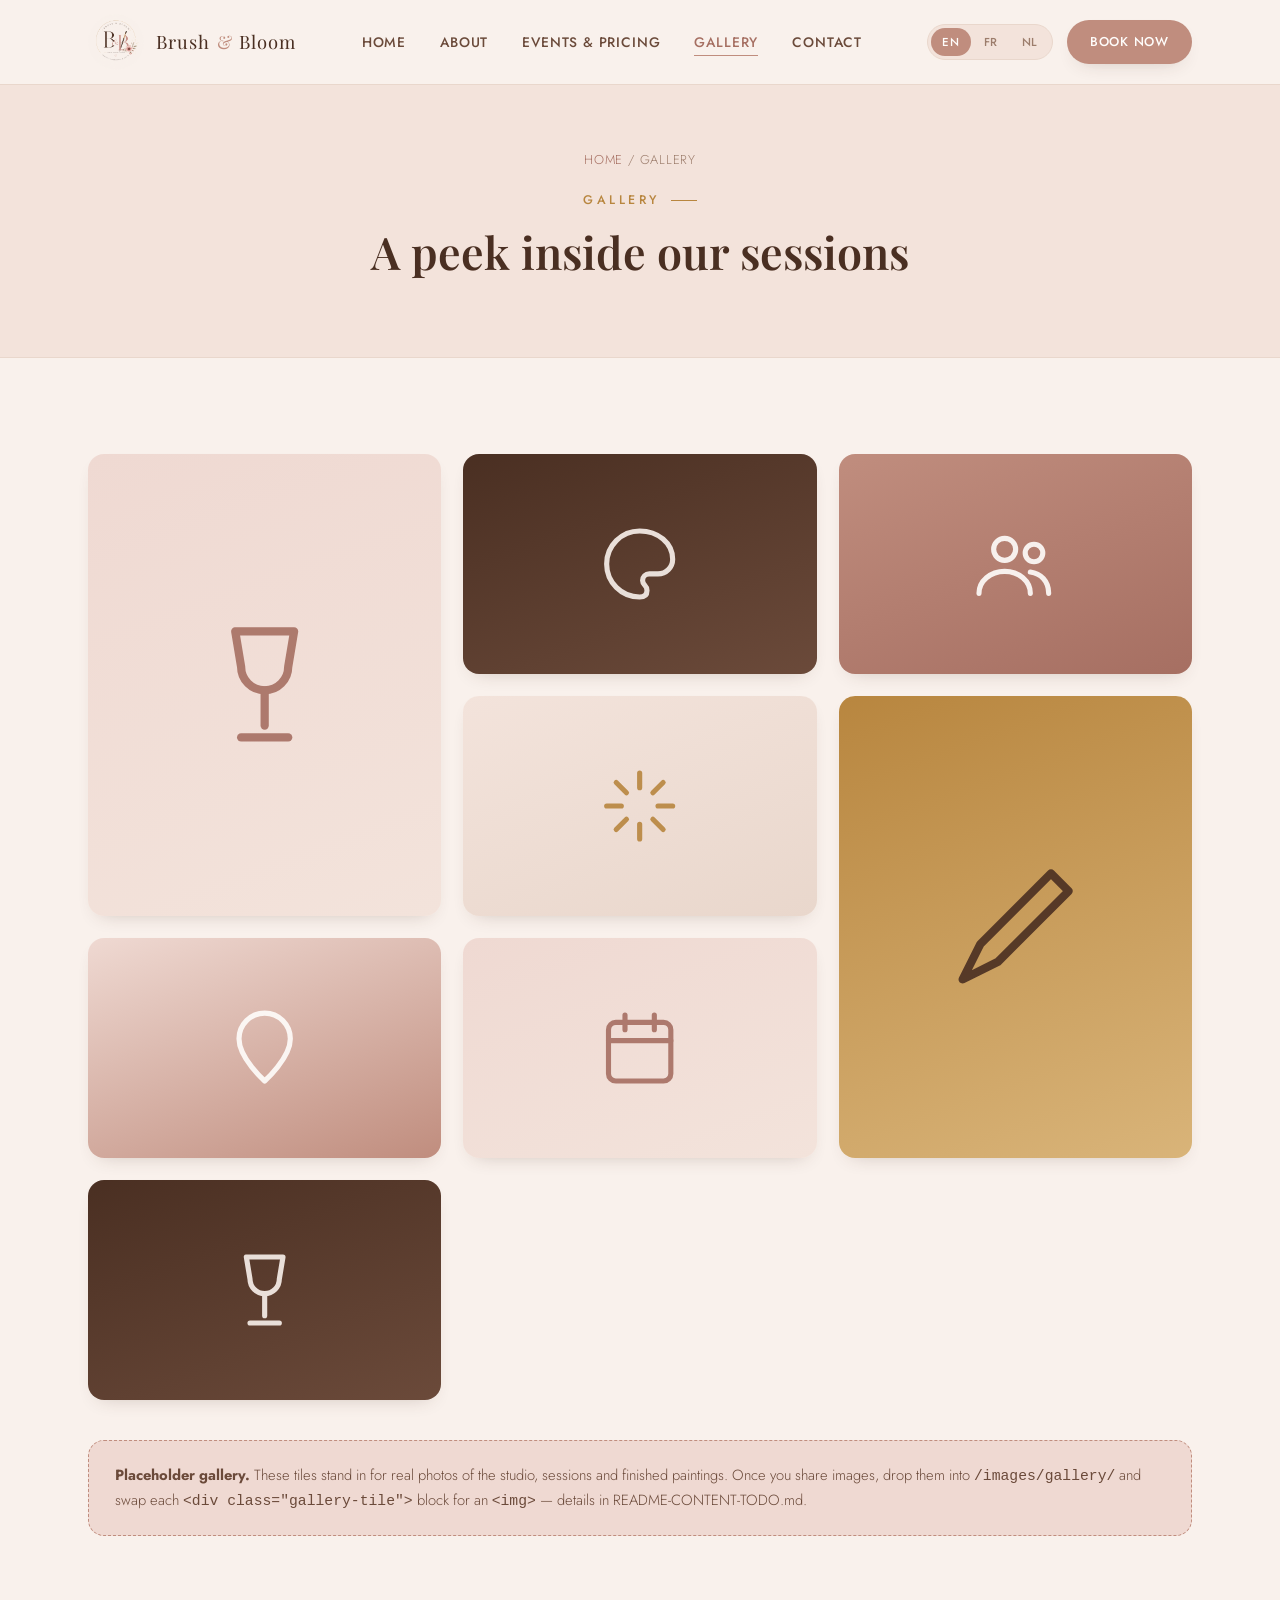
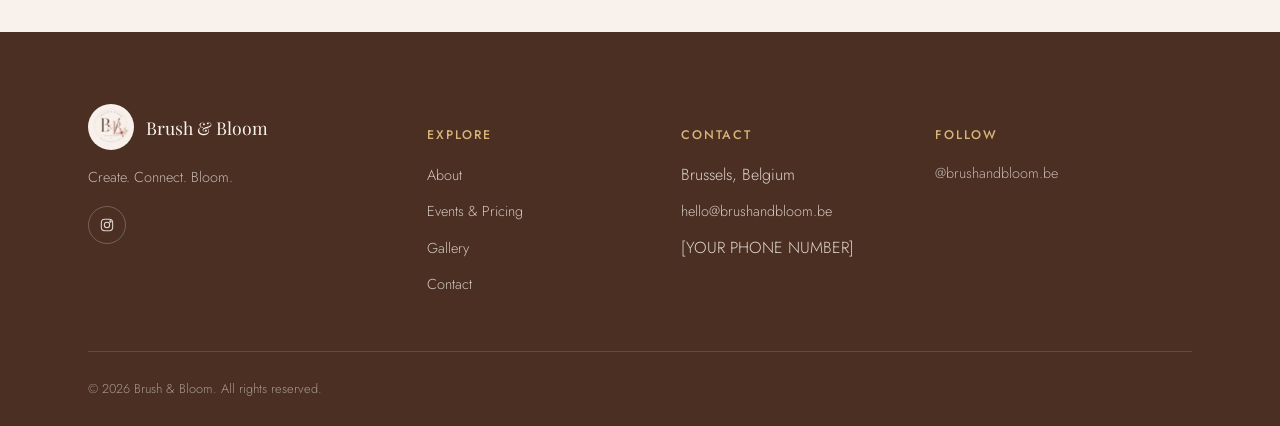
<file: design_handoff_booking_panel/brushandbloomsite/gallery.html>
<!DOCTYPE html>
<html lang="en">
<head>
<meta charset="UTF-8">
<meta name="viewport" content="width=device-width, initial-scale=1.0">
<title>Gallery — Brush &amp; Bloom</title>
<meta name="description" content="A look inside Brush & Bloom paint & sip sessions — the studio, the guests, and the art.">
<link rel="icon" href="images/favicon-32.png" sizes="32x32">
<link rel="apple-touch-icon" href="images/apple-touch-icon.png">
<link rel="stylesheet" href="css/style.css">
<style>
  .gallery-tile.t1 { background: linear-gradient(160deg,#efd9d2,#f3e3db); }
  .gallery-tile.t2 { background: linear-gradient(160deg,#4a2f22,#6b4a3a); color:#f9f1ec; }
  .gallery-tile.t3 { background: linear-gradient(160deg,#c08d7e,#a66f62); color:#fffdfb; }
  .gallery-tile.t4 { background: linear-gradient(160deg,#f3e3db,#e9d7cc); }
  .gallery-tile.t5 { background: linear-gradient(160deg,#b8863f,#d9b479); color:#4a2f22; }
  .gallery-tile.t6 { background: linear-gradient(160deg,#efd9d2,#c08d7e); color:#fffdfb; }
</style>
</head>
<body>

<header class="site-header">
  <div class="container">
    <nav class="nav">
      <a href="index.html" class="nav__brand">
        <img src="images/logo.png" alt="Brush & Bloom logo">
        <span class="nav__brand-text">Brush <span>&amp;</span> Bloom</span>
      </a>
      <ul class="nav__links">
        <li><a href="index.html" data-i18n="nav.home">Home</a></li>
        <li><a href="about.html" data-i18n="nav.about">About</a></li>
        <li><a href="events.html" data-i18n="nav.events">Events &amp; Pricing</a></li>
        <li><a href="gallery.html" data-i18n="nav.gallery" aria-current="page">Gallery</a></li>
        <li><a href="contact.html" data-i18n="nav.contact">Contact</a></li>
      </ul>
      <div class="nav__actions">
        <div class="lang-switch" role="group" aria-label="Language">
          <button type="button" data-lang="en" class="is-active">EN</button>
          <button type="button" data-lang="fr">FR</button>
          <button type="button" data-lang="nl">NL</button>
        </div>
        <a href="events.html#schedule" class="btn btn--primary btn--sm" data-i18n="common.bookNow">Book Now</a>
        <button class="nav__toggle" aria-label="Menu" aria-expanded="false">
          <span></span><span></span><span></span>
        </button>
      </div>
    </nav>
  </div>
</header>

<main>

  <section class="page-hero">
    <div class="container">
      <div class="breadcrumb"><a href="index.html">Home</a> / <span data-i18n="nav.gallery">Gallery</span></div>
      <span class="eyebrow center" data-i18n="gallery.eyebrow">Gallery</span>
      <h1 data-i18n="gallery.title">A peek inside our sessions</h1>
    </div>
  </section>

  <section class="section">
    <div class="container">
      <div class="gallery-grid" data-reveal>

        <div class="gallery-tile t1 g-tall">
          <svg viewBox="0 0 24 24" fill="none" stroke="currentColor" stroke-width="1.4" stroke-linecap="round" stroke-linejoin="round" style="color:#a66f62"><path d="M7 3h10l-1 6a4 4 0 0 1-8 0L7 3Z"/><path d="M12 13v6"/><path d="M8 21h8"/></svg>
          <span class="g-caption">Welcome drinks before every session</span>
        </div>

        <div class="gallery-tile t2">
          <svg viewBox="0 0 24 24" fill="none" stroke="currentColor" stroke-width="1.4" stroke-linecap="round" stroke-linejoin="round"><path d="M12 3a9 9 0 1 0 0 18c1.5 0 2-.8 2-1.8 0-.5-.2-1-.6-1.4-.4-.4-.6-.8-.6-1.3 0-1 .8-1.8 1.8-1.8H17a4 4 0 0 0 4-4c0-4.4-4-7.7-9-7.7Z"/></svg>
          <span class="g-caption">Palettes ready to go</span>
        </div>

        <div class="gallery-tile t3">
          <svg viewBox="0 0 24 24" fill="none" stroke="currentColor" stroke-width="1.4" stroke-linecap="round" stroke-linejoin="round"><circle cx="9" cy="8" r="3"/><path d="M2 20c0-3.3 3.1-6 7-6s7 2.7 7 6"/><circle cx="17" cy="9" r="2.4"/><path d="M16 14.2c2.8.4 5 2.4 5 5.8"/></svg>
          <span class="g-caption">Full house on a Friday night</span>
        </div>

        <div class="gallery-tile t4">
          <svg viewBox="0 0 24 24" fill="none" stroke="currentColor" stroke-width="1.4" stroke-linecap="round" stroke-linejoin="round" style="color:#b8863f"><path d="M12 3v4M12 17v4M3 12h4M17 12h4M5.6 5.6l2.8 2.8M15.6 15.6l2.8 2.8M18.4 5.6l-2.8 2.8M8.4 15.6l-2.8 2.8"/></svg>
          <span class="g-caption">Finished pieces, fresh off the easel</span>
        </div>

        <div class="gallery-tile t5 g-tall">
          <svg viewBox="0 0 24 24" fill="none" stroke="currentColor" stroke-width="1.4" stroke-linecap="round" stroke-linejoin="round"><path d="M18 3 6 15l-3 6 6-3L21 6Z"/></svg>
          <span class="g-caption">Guided, brush stroke by brush stroke</span>
        </div>

        <div class="gallery-tile t6">
          <svg viewBox="0 0 24 24" fill="none" stroke="currentColor" stroke-width="1.4" stroke-linecap="round" stroke-linejoin="round"><path d="M12 21s-7-6.2-7-11.5A7 7 0 0 1 19 9.5C19 14.8 12 21 12 21Z"/></svg>
          <span class="g-caption">New friends, made over canvases</span>
        </div>

        <div class="gallery-tile t1">
          <svg viewBox="0 0 24 24" fill="none" stroke="currentColor" stroke-width="1.4" stroke-linecap="round" stroke-linejoin="round" style="color:#a66f62"><rect x="3.5" y="5" width="17" height="16" rx="2"/><path d="M8 3v4M16 3v4M3.5 10h17"/></svg>
          <span class="g-caption">A new theme every week</span>
        </div>

        <div class="gallery-tile t2">
          <svg viewBox="0 0 24 24" fill="none" stroke="currentColor" stroke-width="1.4" stroke-linecap="round" stroke-linejoin="round"><path d="M7 3h10l-1 6a4 4 0 0 1-8 0L7 3Z"/><path d="M12 13v6"/><path d="M8 21h8"/></svg>
          <span class="g-caption">Cheers to a finished canvas</span>
        </div>

      </div>

      <div class="gallery-note" data-reveal>
        <strong>Placeholder gallery.</strong> These tiles stand in for real photos of the studio, sessions and finished paintings. Once you share images, drop them into <code>/images/gallery/</code> and swap each <code>&lt;div class="gallery-tile"&gt;</code> block for an <code>&lt;img&gt;</code> — details in README-CONTENT-TODO.md.
      </div>
    </div>
  </section>

</main>

<footer class="site-footer">
  <div class="container">
    <div class="footer__grid">
      <div>
        <div class="footer__brand">
          <img src="images/logo.png" alt="Brush & Bloom logo">
          <span>Brush &amp; Bloom</span>
        </div>
        <p data-i18n="footer.tagline">Create. Connect. Bloom.</p>
        <div class="social-row">
          <a href="https://www.instagram.com/brushandbloom.be/" target="_blank" rel="noopener" aria-label="Instagram">
            <svg viewBox="0 0 24 24" fill="none" stroke="currentColor" stroke-width="1.6"><rect x="3.5" y="3.5" width="17" height="17" rx="5"/><circle cx="12" cy="12" r="4"/><circle cx="17.2" cy="6.8" r="1"/></svg>
          </a>
        </div>
      </div>
      <div>
        <h5 data-i18n="footer.explore">Explore</h5>
        <ul>
          <li><a href="about.html" data-i18n="nav.about">About</a></li>
          <li><a href="events.html" data-i18n="nav.events">Events &amp; Pricing</a></li>
          <li><a href="gallery.html" data-i18n="nav.gallery">Gallery</a></li>
          <li><a href="contact.html" data-i18n="nav.contact">Contact</a></li>
        </ul>
      </div>
      <div>
        <h5 data-i18n="footer.contact">Contact</h5>
        <ul>
          <li>Brussels, Belgium</li>
          <li><a href="mailto:hello@brushandbloom.be">hello@brushandbloom.be</a></li>
          <li>[YOUR PHONE NUMBER]</li>
        </ul>
      </div>
      <div>
        <h5 data-i18n="footer.follow">Follow</h5>
        <p>@brushandbloom.be</p>
      </div>
    </div>
    <div class="footer__bottom">
      <span>&copy; <span data-year></span> Brush &amp; Bloom. <span data-i18n="footer.rights">All rights reserved.</span></span>
    </div>
  </div>
</footer>

<script src="js/main.js"></script>
</body>
</html>
</file>
<file: site/css/style.css>
/* =========================================================
   Brush & Bloom — Design System
   Romantic & botanical palette derived from the brand logo
   ========================================================= */

@import url('https://fonts.googleapis.com/css2?family=Playfair+Display:ital,wght@0,400;0,500;0,600;0,700;1,500&family=Cormorant+Garamond:ital,wght@0,400;0,500;0,600;1,500&family=Alex+Brush&family=Jost:wght@300;400;500;600&display=swap');

:root {
  /* Core palette — sampled from the Brush & Bloom logo */
  --cream: #f9f1ec;         /* matches logo background exactly */
  --cream-deep: #f3e3db;    /* alternating section background */
  --cream-line: #e9d7cc;    /* hairline borders on cream */
  --white: #fffdfb;

  --brown: #4a2f22;         /* headings / primary text */
  --brown-soft: #6b4a3a;    /* body copy */
  --brown-faint: #9c7d6c;   /* muted text */

  --rose: #c08d7e;          /* primary accent — buttons, links */
  --rose-deep: #a66f62;     /* hover / active */
  --rose-pale: #f0ddd6;     /* pale accent fill */

  --blush: #efd9d2;         /* card / soft block background */
  --gold: #b8863f;          /* fine accent lines, labels */
  --gold-soft: #d9b479;

  --shadow: 0 20px 45px -20px rgba(74, 47, 34, 0.25);
  --shadow-sm: 0 8px 20px -12px rgba(74, 47, 34, 0.3);

  --radius-lg: 28px;
  --radius-md: 16px;
  --radius-sm: 10px;

  --max-width: 1160px;

  --font-display: 'Playfair Display', 'Georgia', serif;
  --font-serif: 'Cormorant Garamond', 'Georgia', serif;
  --font-script: 'Alex Brush', cursive;
  --font-body: 'Jost', -apple-system, BlinkMacSystemFont, sans-serif;
}

/* ---------- Reset ---------- */
*, *::before, *::after { box-sizing: border-box; }
html { scroll-behavior: smooth; }
body {
  margin: 0;
  font-family: var(--font-body);
  color: var(--brown-soft);
  background: var(--cream);
  -webkit-font-smoothing: antialiased;
  line-height: 1.65;
  font-weight: 300;
}
img { max-width: 100%; display: block; }
a { color: inherit; text-decoration: none; }
ul { list-style: none; margin: 0; padding: 0; }
h1, h2, h3, h4 {
  font-family: var(--font-display);
  color: var(--brown);
  font-weight: 600;
  margin: 0 0 0.5em;
  line-height: 1.2;
}
p { margin: 0 0 1em; }
.container {
  max-width: var(--max-width);
  margin: 0 auto;
  padding: 0 28px;
}

/* ---------- Utility ---------- */
.eyebrow {
  display: inline-flex;
  align-items: center;
  gap: 10px;
  font-family: var(--font-body);
  font-size: 0.78rem;
  letter-spacing: 0.28em;
  text-transform: uppercase;
  color: var(--gold);
  font-weight: 500;
  margin-bottom: 14px;
}
.eyebrow::before, .eyebrow.center::after {
  content: "";
  width: 26px;
  height: 1px;
  background: var(--gold);
  display: inline-block;
}
.eyebrow.center { justify-content: center; }
.eyebrow.center::before { content: none; }

.section { padding: 96px 0; }
.section--tight { padding: 64px 0; }
.section--alt { background: var(--cream-deep); }
.section--brown {
  background: var(--brown);
  color: var(--cream);
}
.section--brown h2, .section--brown h3 { color: var(--cream); }

.text-center { text-align: center; }
.max-560 { max-width: 560px; }
.max-680 { max-width: 680px; }
.mx-auto { margin-left: auto; margin-right: auto; }

.script {
  font-family: var(--font-script);
  color: var(--rose);
  font-size: 1.6em;
  font-weight: 400;
  line-height: 1;
}

/* ---------- Buttons ---------- */
.btn {
  display: inline-flex;
  align-items: center;
  gap: 10px;
  font-family: var(--font-body);
  font-size: 0.92rem;
  letter-spacing: 0.06em;
  text-transform: uppercase;
  font-weight: 500;
  padding: 15px 32px;
  border-radius: 999px;
  border: 1px solid transparent;
  cursor: pointer;
  transition: transform 0.25s ease, box-shadow 0.25s ease, background 0.25s ease, color 0.25s ease;
}
.btn--primary {
  background: var(--rose);
  color: var(--white);
  box-shadow: var(--shadow-sm);
}
.btn--primary:hover { background: var(--rose-deep); transform: translateY(-2px); }
.btn--outline {
  background: transparent;
  border-color: var(--brown);
  color: var(--brown);
}
.btn--outline:hover { background: var(--brown); color: var(--cream); transform: translateY(-2px); }
.btn--outline-light {
  background: transparent;
  border-color: var(--cream);
  color: var(--cream);
}
.btn--outline-light:hover { background: var(--cream); color: var(--brown); }
.btn--sm { padding: 10px 22px; font-size: 0.8rem; }

/* ---------- Header / Nav ---------- */
.site-header {
  position: sticky;
  top: 0;
  z-index: 100;
  background: rgba(249, 241, 236, 0.92);
  backdrop-filter: blur(10px);
  border-bottom: 1px solid var(--cream-line);
}
.nav {
  display: flex;
  align-items: center;
  justify-content: space-between;
  padding: 14px 0;
}
.nav__brand {
  display: flex;
  align-items: center;
  gap: 12px;
}
.nav__brand img {
  height: 56px;
  width: 56px;
  border-radius: 50%;
  object-fit: cover;
}
.nav__brand-text {
  font-family: var(--font-display);
  font-size: 1.15rem;
  letter-spacing: 0.06em;
  color: var(--brown);
}
.nav__brand-text span { color: var(--rose); }
.nav__links {
  display: flex;
  align-items: center;
  gap: 34px;
}
.nav__links a {
  font-size: 0.86rem;
  letter-spacing: 0.06em;
  text-transform: uppercase;
  color: var(--brown-soft);
  font-weight: 500;
  position: relative;
  padding-bottom: 4px;
}
.nav__links a::after {
  content: "";
  position: absolute;
  left: 0; bottom: 0;
  width: 0%;
  height: 1px;
  background: var(--rose);
  transition: width 0.25s ease;
}
.nav__links a:hover::after,
.nav__links a[aria-current="page"]::after { width: 100%; }
.nav__links a[aria-current="page"] { color: var(--rose-deep); }

.nav__actions { display: flex; align-items: center; gap: 14px; }

.lang-switch {
  display: flex;
  gap: 2px;
  background: var(--cream-deep);
  border: 1px solid var(--cream-line);
  border-radius: 999px;
  padding: 3px;
}
.lang-switch button {
  border: none;
  background: transparent;
  font-family: var(--font-body);
  font-size: 0.72rem;
  letter-spacing: 0.05em;
  font-weight: 500;
  color: var(--brown-faint);
  padding: 6px 11px;
  border-radius: 999px;
  cursor: pointer;
  transition: background 0.2s ease, color 0.2s ease;
}
.lang-switch button.is-active {
  background: var(--rose);
  color: var(--white);
}

.nav__toggle {
  display: none;
  flex-direction: column;
  gap: 5px;
  background: none;
  border: none;
  cursor: pointer;
  padding: 6px;
}
.nav__toggle span {
  width: 24px;
  height: 2px;
  background: var(--brown);
  display: block;
  transition: transform 0.25s ease, opacity 0.25s ease;
}

/* ---------- Hero ---------- */
.hero {
  position: relative;
  padding: 84px 0 110px;
  overflow: hidden;
}
.hero__grid {
  display: grid;
  grid-template-columns: 1.05fr 0.95fr;
  gap: 56px;
  align-items: center;
}
.hero h1 {
  font-size: clamp(2.4rem, 4.6vw, 3.6rem);
  margin-bottom: 0.35em;
}
.hero h1 em {
  font-style: italic;
  color: var(--rose);
}
.hero p.lead {
  font-size: 1.08rem;
  color: var(--brown-soft);
  max-width: 480px;
}
.hero__actions {
  display: flex;
  gap: 16px;
  margin-top: 34px;
  flex-wrap: wrap;
}
.hero__meta {
  display: flex;
  gap: 28px;
  margin-top: 46px;
  flex-wrap: wrap;
}
.hero__meta div {
  border-left: 2px solid var(--gold-soft);
  padding-left: 14px;
}
.hero__meta strong {
  display: block;
  font-family: var(--font-display);
  font-size: 1.5rem;
  color: var(--brown);
}
.hero__meta span {
  font-size: 0.78rem;
  letter-spacing: 0.05em;
  text-transform: uppercase;
  color: var(--brown-faint);
}

.hero__art {
  position: relative;
  aspect-ratio: 4/5;
  border-radius: var(--radius-lg);
  background: linear-gradient(160deg, var(--blush) 0%, var(--cream-deep) 100%);
  display: flex;
  align-items: center;
  justify-content: center;
  box-shadow: var(--shadow);
  overflow: hidden;
}
.hero__art svg { width: 62%; height: 62%; }
.hero__art::after {
  content: "";
  position: absolute;
  inset: 14px;
  border: 1px solid rgba(184, 134, 63, 0.4);
  border-radius: calc(var(--radius-lg) - 10px);
  pointer-events: none;
}
.hero__badge {
  position: absolute;
  bottom: 22px;
  left: 22px;
  background: var(--white);
  border-radius: var(--radius-sm);
  padding: 14px 18px;
  box-shadow: var(--shadow-sm);
  display: flex;
  align-items: center;
  gap: 10px;
  font-family: var(--font-display);
  font-size: 0.95rem;
  color: var(--brown);
}
.hero__badge span.script { font-size: 1.3em; }

/* ---------- Feature / Info cards ---------- */
.grid-3 {
  display: grid;
  grid-template-columns: repeat(3, 1fr);
  gap: 28px;
}
.grid-2 {
  display: grid;
  grid-template-columns: 1fr 1fr;
  gap: 40px;
  align-items: center;
}
.card {
  background: var(--white);
  border-radius: var(--radius-md);
  padding: 34px 28px;
  box-shadow: var(--shadow-sm);
  border: 1px solid var(--cream-line);
}
.card__icon {
  width: 54px;
  height: 54px;
  border-radius: 50%;
  background: var(--rose-pale);
  display: flex;
  align-items: center;
  justify-content: center;
  margin-bottom: 20px;
  color: var(--rose-deep);
}
.card__icon svg { width: 26px; height: 26px; }
.card h3 { font-size: 1.2rem; margin-bottom: 0.4em; }
.card p { font-size: 0.94rem; color: var(--brown-soft); margin-bottom: 0; }

/* ---------- Divider ---------- */
.divider {
  display: flex;
  align-items: center;
  justify-content: center;
  gap: 16px;
  margin: 8px 0 40px;
}
.divider svg { width: 90px; height: 18px; color: var(--gold); }

/* ---------- CTA band ---------- */
.cta-band {
  border-radius: var(--radius-lg);
  background: linear-gradient(135deg, var(--brown) 0%, #5c3c2c 100%);
  color: var(--cream);
  padding: 64px 56px;
  text-align: center;
  position: relative;
  overflow: hidden;
}
.cta-band h2 { color: var(--cream); }
.cta-band p { color: rgba(249, 241, 236, 0.8); }

/* ---------- Footer ---------- */
.site-footer {
  background: var(--brown);
  color: rgba(249, 241, 236, 0.85);
  padding: 72px 0 28px;
}
.footer__grid {
  display: grid;
  grid-template-columns: 1.4fr 1fr 1fr 1.2fr;
  gap: 40px;
  padding-bottom: 44px;
  border-bottom: 1px solid rgba(249, 241, 236, 0.14);
}
.footer__brand { display: flex; align-items: center; gap: 12px; margin-bottom: 16px; }
.footer__brand img { height: 46px; width: 46px; border-radius: 50%; }
.footer__brand span { font-family: var(--font-display); font-size: 1.1rem; color: var(--cream); }
.site-footer h5 {
  font-family: var(--font-body);
  font-size: 0.78rem;
  letter-spacing: 0.14em;
  text-transform: uppercase;
  color: var(--gold-soft);
  margin-bottom: 16px;
  font-weight: 500;
}
.site-footer p { font-size: 0.9rem; color: rgba(249, 241, 236, 0.7); }
.site-footer ul li { margin-bottom: 10px; }
.site-footer ul li a { font-size: 0.9rem; color: rgba(249, 241, 236, 0.78); transition: color 0.2s ease; }
.site-footer ul li a:hover { color: var(--cream); }
.social-row { display: flex; gap: 12px; margin-top: 16px; }
.social-row a {
  width: 38px; height: 38px;
  border: 1px solid rgba(249, 241, 236, 0.25);
  border-radius: 50%;
  display: flex; align-items: center; justify-content: center;
  transition: background 0.2s ease, border-color 0.2s ease;
}
.social-row a:hover { background: var(--rose); border-color: var(--rose); }
.social-row svg { width: 16px; height: 16px; }
.footer__bottom {
  display: flex;
  justify-content: space-between;
  align-items: center;
  padding-top: 26px;
  font-size: 0.8rem;
  color: rgba(249, 241, 236, 0.55);
  flex-wrap: wrap;
  gap: 10px;
}
.footer__bottom a { color: rgba(249, 241, 236, 0.7); }

/* ---------- Page header (inner pages) ---------- */
.page-hero {
  padding: 64px 0 56px;
  text-align: center;
  background: var(--cream-deep);
  border-bottom: 1px solid var(--cream-line);
}
.page-hero h1 { font-size: clamp(2rem, 4vw, 2.8rem); }
.breadcrumb {
  font-size: 0.8rem;
  letter-spacing: 0.06em;
  text-transform: uppercase;
  color: var(--brown-faint);
  margin-bottom: 16px;
}
.breadcrumb a { color: var(--rose-deep); }

/* ---------- Gallery ---------- */
.gallery-grid {
  display: grid;
  grid-template-columns: repeat(3, 1fr);
  gap: 22px;
}
.gallery-grid .g-tall { grid-row: span 2; }
.gallery-tile {
  position: relative;
  border-radius: var(--radius-md);
  overflow: hidden;
  display: flex;
  align-items: center;
  justify-content: center;
  min-height: 220px;
  box-shadow: var(--shadow-sm);
}
.gallery-tile svg { width: 40%; height: 40%; opacity: 0.9; }
.gallery-tile .g-caption {
  position: absolute;
  left: 0; right: 0; bottom: 0;
  padding: 16px 18px;
  background: linear-gradient(0deg, rgba(74,47,34,0.55), transparent);
  color: var(--cream);
  font-size: 0.82rem;
  letter-spacing: 0.04em;
  opacity: 0;
  transform: translateY(6px);
  transition: opacity 0.25s ease, transform 0.25s ease;
}
.gallery-tile:hover .g-caption { opacity: 1; transform: translateY(0); }
.gallery-note {
  background: var(--blush);
  border: 1px dashed var(--rose);
  border-radius: var(--radius-md);
  padding: 22px 26px;
  font-size: 0.92rem;
  color: var(--brown-soft);
  margin-top: 40px;
}

/* ---------- Pricing ---------- */
.pricing-grid {
  display: grid;
  grid-template-columns: repeat(3, 1fr);
  gap: 28px;
  align-items: stretch;
}
.price-card {
  background: var(--white);
  border-radius: var(--radius-md);
  padding: 38px 30px;
  border: 1px solid var(--cream-line);
  box-shadow: var(--shadow-sm);
  display: flex;
  flex-direction: column;
  height: 100%;
}
.price-card--featured {
  background: var(--brown);
  color: var(--cream);
  transform: translateY(-10px);
  box-shadow: var(--shadow);
}
.price-card--featured h3, .price-card--featured .price-card__amount { color: var(--cream); }
.price-card--featured .price-card__desc { color: rgba(249,241,236,0.75); }
.price-card--featured ul li { border-color: rgba(249,241,236,0.15); }
.price-card__tag {
  align-self: flex-start;
  background: var(--rose);
  color: var(--white);
  font-size: 0.7rem;
  letter-spacing: 0.08em;
  text-transform: uppercase;
  padding: 5px 12px;
  border-radius: 999px;
  margin-bottom: 16px;
}
.price-card__amount {
  font-family: var(--font-display);
  font-size: 2.3rem;
  color: var(--brown);
  margin: 6px 0 4px;
}
.price-card__amount span { font-size: 0.95rem; font-family: var(--font-body); color: var(--brown-faint); }
.price-card__desc { font-size: 0.9rem; color: var(--brown-faint); margin-bottom: 22px; }
.price-card ul { margin-bottom: 26px; flex-grow: 1; }
.price-card ul li {
  padding: 10px 0;
  border-bottom: 1px solid var(--cream-line);
  font-size: 0.9rem;
  display: flex;
  gap: 10px;
  align-items: flex-start;
}
.price-card ul li svg { width: 16px; height: 16px; margin-top: 3px; flex-shrink: 0; color: var(--rose); }
.price-card--featured ul li svg { color: var(--gold-soft); }

/* ---------- Event schedule list ---------- */
.event-row {
  display: grid;
  grid-template-columns: 110px 1fr auto;
  gap: 24px;
  align-items: center;
  padding: 22px 0;
  border-bottom: 1px solid var(--cream-line);
}
.event-row:first-child { border-top: 1px solid var(--cream-line); }
.event-row__date {
  background: var(--blush);
  border-radius: var(--radius-sm);
  text-align: center;
  padding: 10px 6px;
}
.event-row__date strong { display: block; font-family: var(--font-display); font-size: 1.4rem; color: var(--brown); }
.event-row__date span { font-size: 0.72rem; text-transform: uppercase; letter-spacing: 0.06em; color: var(--rose-deep); }
.event-row h4 { margin-bottom: 4px; font-size: 1.1rem; }
.event-row p { margin: 0; font-size: 0.86rem; color: var(--brown-faint); }
.tag-row { display: flex; gap: 8px; margin-top: 8px; }
.tag {
  font-size: 0.72rem;
  letter-spacing: 0.04em;
  text-transform: uppercase;
  background: var(--cream-deep);
  color: var(--brown-soft);
  padding: 4px 10px;
  border-radius: 999px;
}

/* ---------- FAQ ---------- */
.faq-item {
  border-bottom: 1px solid var(--cream-line);
}
.faq-item summary {
  cursor: pointer;
  list-style: none;
  padding: 22px 0;
  font-family: var(--font-display);
  font-size: 1.05rem;
  color: var(--brown);
  display: flex;
  justify-content: space-between;
  align-items: center;
  gap: 20px;
}
.faq-item summary::-webkit-details-marker { display: none; }
.faq-item summary .faq-icon {
  flex-shrink: 0;
  width: 28px; height: 28px;
  border-radius: 50%;
  border: 1px solid var(--rose);
  color: var(--rose);
  display: flex; align-items: center; justify-content: center;
  transition: transform 0.25s ease, background 0.25s ease, color 0.25s ease;
  font-size: 1rem;
}
.faq-item[open] summary .faq-icon { transform: rotate(45deg); background: var(--rose); color: var(--white); }
.faq-item p { padding-bottom: 22px; margin: 0; color: var(--brown-soft); font-size: 0.94rem; max-width: 720px; }

/* ---------- Forms ---------- */
.form-grid {
  display: grid;
  grid-template-columns: 1fr 1fr;
  gap: 20px;
}
.form-field { display: flex; flex-direction: column; gap: 8px; margin-bottom: 20px; }
.form-field.full { grid-column: 1 / -1; }
.form-field label {
  font-size: 0.78rem;
  letter-spacing: 0.06em;
  text-transform: uppercase;
  color: var(--brown-faint);
  font-weight: 500;
}
.form-field input,
.form-field select,
.form-field textarea {
  font-family: var(--font-body);
  font-size: 0.96rem;
  padding: 13px 16px;
  border: 1px solid var(--cream-line);
  border-radius: var(--radius-sm);
  background: var(--white);
  color: var(--brown);
  resize: vertical;
}
.form-field input:focus,
.form-field select:focus,
.form-field textarea:focus {
  outline: none;
  border-color: var(--rose);
  box-shadow: 0 0 0 3px var(--rose-pale);
}
.form-note { font-size: 0.82rem; color: var(--brown-faint); margin-top: 10px; }

.contact-info-card {
  background: var(--white);
  border-radius: var(--radius-md);
  padding: 32px;
  border: 1px solid var(--cream-line);
  box-shadow: var(--shadow-sm);
}
.contact-info-row {
  display: flex;
  gap: 16px;
  align-items: flex-start;
  padding: 16px 0;
  border-bottom: 1px solid var(--cream-line);
}
.contact-info-row:last-child { border-bottom: none; }
.contact-info-row .card__icon { margin-bottom: 0; width: 44px; height: 44px; flex-shrink: 0; }
.contact-info-row h5 { margin: 0 0 4px; font-family: var(--font-display); font-size: 1rem; color: var(--brown); }
.contact-info-row p { margin: 0; font-size: 0.9rem; }
.map-frame {
  border-radius: var(--radius-md);
  overflow: hidden;
  border: 1px solid var(--cream-line);
  aspect-ratio: 16/9;
  background: var(--cream-deep);
  display: flex;
  align-items: center;
  justify-content: center;
  color: var(--brown-faint);
  font-size: 0.85rem;
  text-align: center;
  padding: 20px;
}

/* ---------- Entrance animation ----------
   Pure CSS, runs on load — never depends on scroll position or JS,
   so content is always visible (fill-mode: both keeps the end state,
   and everything is visible by default outside the media query). */
@media (prefers-reduced-motion: no-preference) {
  [data-reveal] {
    animation: reveal-fade 0.7s ease both;
  }
  @keyframes reveal-fade {
    from { opacity: 0; transform: translateY(14px); }
    to { opacity: 1; transform: translateY(0); }
  }
}

/* ---------- Responsive ---------- */
@media (max-width: 980px) {
  .hero__grid { grid-template-columns: 1fr; }
  .hero__art { max-width: 460px; margin: 0 auto; }
  .grid-3, .pricing-grid { grid-template-columns: repeat(2, 1fr); }
  .footer__grid { grid-template-columns: 1fr 1fr; }
  .gallery-grid { grid-template-columns: repeat(2, 1fr); }
  .price-card--featured { transform: none; }
  .grid-2 { grid-template-columns: 1fr; }
}

@media (max-width: 760px) {
  .nav__links, .nav__actions .lang-switch { display: none; }
  .nav__toggle { display: flex; }
  .nav.is-open .nav__links {
    display: flex;
    flex-direction: column;
    position: absolute;
    top: 100%;
    left: 0; right: 0;
    background: var(--cream);
    padding: 24px 28px 30px;
    border-bottom: 1px solid var(--cream-line);
    gap: 18px;
    box-shadow: var(--shadow-sm);
  }
  .nav.is-open .nav__actions .lang-switch { display: flex; margin-top: 4px; }
  .grid-3, .pricing-grid, .gallery-grid { grid-template-columns: 1fr; }
  .price-card--featured { transform: none; }
  .footer__grid { grid-template-columns: 1fr; gap: 30px; }
  .event-row { grid-template-columns: 70px 1fr; }
  .event-row .btn { grid-column: 1 / -1; justify-self: start; margin-top: 6px; }
  .form-grid { grid-template-columns: 1fr; }
  .cta-band { padding: 48px 26px; }
  .section { padding: 64px 0; }
}

/* =========================================================
   Booking panel — site-wide slide-over
   Recreated from `Booking Panel.dc.html` using the tokens
   above instead of the prototype's inline styles.
   ========================================================= */

/* The handoff specifies z-index 90/91, which was measured against the
   prototype's static page shell. The real site's header is sticky at
   z-index 100, so the panel sits above that instead. */
.bb-scrim {
  position: fixed;
  inset: 0;
  z-index: 200;
  background: rgba(74, 47, 34, 0.42);
  backdrop-filter: blur(2px);
  border: 0;
  padding: 0;
  width: 100%;
  cursor: pointer;
  animation: bbFade 0.25s ease;
}

.bb-panel {
  position: fixed;
  top: 0; right: 0; bottom: 0;
  z-index: 201;
  width: 100%;
  max-width: 468px;
  background: var(--white);
  box-shadow: -30px 0 60px -30px rgba(74, 47, 34, 0.45);
  display: flex;
  flex-direction: column;
  animation: bbSlide 0.32s cubic-bezier(0.22, 1, 0.36, 1);
}

@keyframes bbFade  { from { opacity: 0; }                               to { opacity: 1; } }
@keyframes bbSlide { from { transform: translateX(32px); opacity: 0; }  to { transform: translateX(0); opacity: 1; } }
@keyframes bbStep  { from { transform: translateY(8px);  opacity: 0; }  to { transform: translateY(0);  opacity: 1; } }

/* ---------- Header ---------- */
.bb-panel__header {
  display: flex;
  justify-content: space-between;
  align-items: flex-start;
  gap: 20px;
  padding: 22px 28px 18px;
  border-bottom: 1px solid var(--cream-line);
}
.bb-counter {
  display: block;
  font-size: 0.72rem;
  letter-spacing: 0.22em;
  text-transform: uppercase;
  color: var(--gold);
  font-weight: 500;
  margin-bottom: 6px;
}
.bb-title {
  font-family: var(--font-display);
  font-weight: 600;
  font-size: 1.32rem;
  color: var(--brown);
  line-height: 1.2;
  margin: 0;
}
.bb-title:focus { outline: none; }
.bb-close {
  flex-shrink: 0;
  width: 34px;
  height: 34px;
  border-radius: 50%;
  border: 1px solid var(--cream-line);
  background: transparent;
  color: var(--brown-faint);
  font-size: 1.1rem;
  line-height: 1;
  cursor: pointer;
  display: flex;
  align-items: center;
  justify-content: center;
  transition: background 0.2s ease, color 0.2s ease;
}
.bb-close:hover { background: var(--cream-deep); color: var(--brown); }

/* ---------- Progress rail ---------- */
.bb-rail {
  display: flex;
  gap: 6px;
  padding: 14px 28px 0;
}
.bb-rail span {
  flex: 1;
  height: 3px;
  border-radius: 999px;
  background: var(--cream-line);
  transition: background 0.3s ease;
}
.bb-rail span.is-done { background: var(--rose); }

/* ---------- Body ---------- */
.bb-body {
  flex: 1;
  overflow-y: auto;
  padding: 26px 28px 30px;
  animation: bbStep 0.3s ease;
}

/* ---------- Step 1: session cards ---------- */
.bb-session {
  display: grid;
  grid-template-columns: 52px 1fr auto;
  gap: 14px;
  align-items: center;
  width: 100%;
  text-align: left;
  padding: 14px 16px;
  border: 1px solid var(--cream-line);
  border-radius: 14px;
  background: var(--white);
  cursor: pointer;
  margin-bottom: 12px;
  font-family: inherit;
  transition: border-color 0.2s ease, background 0.2s ease;
}
.bb-session:hover { border-color: var(--rose); background: var(--cream); }
.bb-session__date {
  background: var(--blush);
  border-radius: 9px;
  text-align: center;
  padding: 7px 4px;
}
.bb-session__date strong { display: block; font-family: var(--font-display); font-size: 1.05rem; color: var(--brown); }
.bb-session__date span { font-size: 0.62rem; text-transform: uppercase; letter-spacing: 0.08em; color: var(--rose-deep); }
.bb-session__title { font-family: var(--font-display); font-size: 0.98rem; color: var(--brown); margin: 0 0 2px; }
.bb-session__meta { font-size: 0.8rem; color: var(--brown-faint); margin: 0; }
.bb-session__price { font-family: var(--font-display); font-size: 0.98rem; color: var(--rose-deep); }

/* ---------- Step 2: seats ---------- */
.bb-summary {
  background: var(--cream);
  border: 1px solid var(--cream-line);
  border-radius: 14px;
  padding: 18px 20px;
}
.bb-summary h4 { font-size: 1.05rem; margin: 0 0 6px; }
.bb-summary p { margin: 0; font-size: 0.86rem; color: var(--brown-faint); }

.bb-label {
  display: block;
  font-size: 0.76rem;
  letter-spacing: 0.14em;
  text-transform: uppercase;
  color: var(--brown-faint);
  font-weight: 500;
  margin: 26px 0 12px;
}

.bb-stepper {
  display: flex;
  align-items: center;
  justify-content: space-between;
  border: 1px solid var(--cream-line);
  border-radius: 14px;
  padding: 12px 16px;
}
.bb-stepper button {
  width: 40px;
  height: 40px;
  border-radius: 50%;
  border: 1px solid var(--cream-line);
  background: transparent;
  color: var(--brown);
  font-size: 1.2rem;
  line-height: 1;
  cursor: pointer;
  transition: background 0.2s ease;
}
.bb-stepper button:hover { background: var(--cream-deep); }
.bb-stepper button:disabled { opacity: 0.4; cursor: not-allowed; }
.bb-stepper button:disabled:hover { background: transparent; }
.bb-stepper__count { text-align: center; }
.bb-stepper__count strong {
  display: block;
  font-family: var(--font-display);
  font-weight: 600;
  font-size: 1.6rem;
  color: var(--brown);
  line-height: 1.1;
}
.bb-stepper__count span {
  font-size: 0.76rem;
  letter-spacing: 0.08em;
  text-transform: uppercase;
  color: var(--brown-faint);
}
.bb-hint { font-size: 0.82rem; color: var(--brown-faint); margin: 12px 0 0; }

.bb-total {
  display: flex;
  justify-content: space-between;
  align-items: baseline;
  margin-top: 26px;
  padding-top: 18px;
  border-top: 1px solid var(--cream-line);
}
.bb-total__math { font-size: 0.88rem; color: var(--brown-faint); }
.bb-total__sum { font-family: var(--font-display); font-weight: 600; font-size: 1.5rem; color: var(--brown); }

/* ---------- Step 3: details ---------- */
.bb-intro { font-size: 0.92rem; margin: 0 0 20px; }
.bb-fields { display: grid; grid-template-columns: 1fr 1fr; gap: 16px; }
.bb-field { display: flex; flex-direction: column; gap: 7px; }
.bb-field.full { grid-column: 1 / -1; }
.bb-field label {
  font-size: 0.74rem;
  letter-spacing: 0.08em;
  text-transform: uppercase;
  color: var(--brown-faint);
  font-weight: 500;
}
.bb-field input {
  font-family: var(--font-body);
  font-size: 0.95rem;
  padding: 12px 15px;
  border: 1px solid var(--cream-line);
  border-radius: var(--radius-sm);
  background: var(--white);
  color: var(--brown);
}
.bb-field input:focus {
  border-color: var(--rose);
  box-shadow: 0 0 0 3px var(--rose-pale);
  outline: none;
}
.bb-field input[aria-invalid="true"] { border-color: var(--rose-deep); }

.bb-optin {
  display: flex;
  gap: 11px;
  align-items: flex-start;
  margin-top: 22px;
  font-size: 0.86rem;
  color: var(--brown-soft);
  cursor: pointer;
}
.bb-optin input {
  width: 16px;
  height: 16px;
  margin: 4px 0 0;
  accent-color: var(--rose);
  flex-shrink: 0;
}

.bb-error {
  font-size: 0.86rem;
  color: var(--rose-deep);
  background: var(--rose-pale);
  border-radius: var(--radius-sm);
  padding: 11px 14px;
  margin-top: 18px;
}

/* ---------- Step 4: review ---------- */
.bb-review__rows { margin-top: 16px; border-top: 1px solid var(--cream-line); padding-top: 14px; }
.bb-review__row {
  display: flex;
  justify-content: space-between;
  gap: 18px;
  font-size: 0.88rem;
  margin-bottom: 9px;
}
.bb-review__row span { color: var(--brown-faint); flex-shrink: 0; }
.bb-review__row strong { color: var(--brown); font-weight: 400; text-align: right; word-break: break-word; }
.bb-review__total {
  display: flex;
  justify-content: space-between;
  align-items: baseline;
  margin-top: 14px;
  padding-top: 14px;
  border-top: 1px solid var(--cream-line);
}
.bb-review__total span { font-size: 0.88rem; color: var(--brown-faint); }
.bb-review__total strong { font-family: var(--font-display); font-weight: 600; font-size: 1.35rem; color: var(--brown); }

.bb-note {
  margin-top: 22px;
  border: 1px dashed var(--rose);
  border-radius: 14px;
  padding: 20px;
}
.bb-note__eyebrow {
  display: block;
  font-size: 0.74rem;
  letter-spacing: 0.16em;
  text-transform: uppercase;
  color: var(--gold);
  font-weight: 500;
  margin-bottom: 14px;
}
.bb-note ol { display: flex; flex-direction: column; gap: 11px; counter-reset: bbnote; }
.bb-note li {
  display: flex;
  gap: 12px;
  font-size: 0.88rem;
  color: var(--brown-soft);
  counter-increment: bbnote;
}
.bb-note li::before {
  content: counter(bbnote) ".";
  font-family: var(--font-display);
  color: var(--rose);
  flex-shrink: 0;
}
.bb-note p { margin: 0; font-size: 0.88rem; color: var(--brown-soft); }

/* ---------- Footer ---------- */
.bb-panel__footer {
  border-top: 1px solid var(--cream-line);
  padding: 18px 28px 22px;
  background: var(--white);
}
.bb-panel__footer .btn { width: 100%; justify-content: center; }
.bb-panel__footer .btn:disabled {
  opacity: 0.45;
  cursor: not-allowed;
  transform: none;
  background: var(--rose);
}
.bb-actions {
  display: flex;
  justify-content: center;
  align-items: center;
  gap: 18px;
  margin-top: 14px;
  flex-wrap: wrap;
}
.bb-back {
  border: 0;
  background: none;
  font-family: var(--font-body);
  font-size: 0.82rem;
  color: var(--brown-faint);
  cursor: pointer;
  padding: 0;
  transition: color 0.2s ease;
}
.bb-back:hover { color: var(--brown); }
.bb-reassure { font-size: 0.76rem; color: #c4a99a; white-space: nowrap; }

/* Scroll lock while the panel is open */
body.bb-open { overflow: hidden; }

@media (prefers-reduced-motion: reduce) {
  .bb-scrim, .bb-panel, .bb-body { animation: none; }
}

@media (max-width: 420px) {
  .bb-panel__header, .bb-rail, .bb-body, .bb-panel__footer { padding-left: 20px; padding-right: 20px; }
  .bb-fields { grid-template-columns: 1fr; }
  .bb-reassure { white-space: normal; text-align: center; }
}
</file>
<file: design_handoff_booking_panel/brushandbloomsite/css/style.css>
/* =========================================================
   Brush & Bloom — Design System
   Romantic & botanical palette derived from the brand logo
   ========================================================= */

@import url('https://fonts.googleapis.com/css2?family=Playfair+Display:ital,wght@0,400;0,500;0,600;0,700;1,500&family=Cormorant+Garamond:ital,wght@0,400;0,500;0,600;1,500&family=Alex+Brush&family=Jost:wght@300;400;500;600&display=swap');

:root {
  /* Core palette — sampled from the Brush & Bloom logo */
  --cream: #f9f1ec;         /* matches logo background exactly */
  --cream-deep: #f3e3db;    /* alternating section background */
  --cream-line: #e9d7cc;    /* hairline borders on cream */
  --white: #fffdfb;

  --brown: #4a2f22;         /* headings / primary text */
  --brown-soft: #6b4a3a;    /* body copy */
  --brown-faint: #9c7d6c;   /* muted text */

  --rose: #c08d7e;          /* primary accent — buttons, links */
  --rose-deep: #a66f62;     /* hover / active */
  --rose-pale: #f0ddd6;     /* pale accent fill */

  --blush: #efd9d2;         /* card / soft block background */
  --gold: #b8863f;          /* fine accent lines, labels */
  --gold-soft: #d9b479;

  --shadow: 0 20px 45px -20px rgba(74, 47, 34, 0.25);
  --shadow-sm: 0 8px 20px -12px rgba(74, 47, 34, 0.3);

  --radius-lg: 28px;
  --radius-md: 16px;
  --radius-sm: 10px;

  --max-width: 1160px;

  --font-display: 'Playfair Display', 'Georgia', serif;
  --font-serif: 'Cormorant Garamond', 'Georgia', serif;
  --font-script: 'Alex Brush', cursive;
  --font-body: 'Jost', -apple-system, BlinkMacSystemFont, sans-serif;
}

/* ---------- Reset ---------- */
*, *::before, *::after { box-sizing: border-box; }
html { scroll-behavior: smooth; }
body {
  margin: 0;
  font-family: var(--font-body);
  color: var(--brown-soft);
  background: var(--cream);
  -webkit-font-smoothing: antialiased;
  line-height: 1.65;
  font-weight: 300;
}
img { max-width: 100%; display: block; }
a { color: inherit; text-decoration: none; }
ul { list-style: none; margin: 0; padding: 0; }
h1, h2, h3, h4 {
  font-family: var(--font-display);
  color: var(--brown);
  font-weight: 600;
  margin: 0 0 0.5em;
  line-height: 1.2;
}
p { margin: 0 0 1em; }
.container {
  max-width: var(--max-width);
  margin: 0 auto;
  padding: 0 28px;
}

/* ---------- Utility ---------- */
.eyebrow {
  display: inline-flex;
  align-items: center;
  gap: 10px;
  font-family: var(--font-body);
  font-size: 0.78rem;
  letter-spacing: 0.28em;
  text-transform: uppercase;
  color: var(--gold);
  font-weight: 500;
  margin-bottom: 14px;
}
.eyebrow::before, .eyebrow.center::after {
  content: "";
  width: 26px;
  height: 1px;
  background: var(--gold);
  display: inline-block;
}
.eyebrow.center { justify-content: center; }
.eyebrow.center::before { content: none; }

.section { padding: 96px 0; }
.section--tight { padding: 64px 0; }
.section--alt { background: var(--cream-deep); }
.section--brown {
  background: var(--brown);
  color: var(--cream);
}
.section--brown h2, .section--brown h3 { color: var(--cream); }

.text-center { text-align: center; }
.max-560 { max-width: 560px; }
.max-680 { max-width: 680px; }
.mx-auto { margin-left: auto; margin-right: auto; }

.script {
  font-family: var(--font-script);
  color: var(--rose);
  font-size: 1.6em;
  font-weight: 400;
  line-height: 1;
}

/* ---------- Buttons ---------- */
.btn {
  display: inline-flex;
  align-items: center;
  gap: 10px;
  font-family: var(--font-body);
  font-size: 0.92rem;
  letter-spacing: 0.06em;
  text-transform: uppercase;
  font-weight: 500;
  padding: 15px 32px;
  border-radius: 999px;
  border: 1px solid transparent;
  cursor: pointer;
  transition: transform 0.25s ease, box-shadow 0.25s ease, background 0.25s ease, color 0.25s ease;
}
.btn--primary {
  background: var(--rose);
  color: var(--white);
  box-shadow: var(--shadow-sm);
}
.btn--primary:hover { background: var(--rose-deep); transform: translateY(-2px); }
.btn--outline {
  background: transparent;
  border-color: var(--brown);
  color: var(--brown);
}
.btn--outline:hover { background: var(--brown); color: var(--cream); transform: translateY(-2px); }
.btn--outline-light {
  background: transparent;
  border-color: var(--cream);
  color: var(--cream);
}
.btn--outline-light:hover { background: var(--cream); color: var(--brown); }
.btn--sm { padding: 10px 22px; font-size: 0.8rem; }

/* ---------- Header / Nav ---------- */
.site-header {
  position: sticky;
  top: 0;
  z-index: 100;
  background: rgba(249, 241, 236, 0.92);
  backdrop-filter: blur(10px);
  border-bottom: 1px solid var(--cream-line);
}
.nav {
  display: flex;
  align-items: center;
  justify-content: space-between;
  padding: 14px 0;
}
.nav__brand {
  display: flex;
  align-items: center;
  gap: 12px;
}
.nav__brand img {
  height: 56px;
  width: 56px;
  border-radius: 50%;
  object-fit: cover;
}
.nav__brand-text {
  font-family: var(--font-display);
  font-size: 1.15rem;
  letter-spacing: 0.06em;
  color: var(--brown);
}
.nav__brand-text span { color: var(--rose); }
.nav__links {
  display: flex;
  align-items: center;
  gap: 34px;
}
.nav__links a {
  font-size: 0.86rem;
  letter-spacing: 0.06em;
  text-transform: uppercase;
  color: var(--brown-soft);
  font-weight: 500;
  position: relative;
  padding-bottom: 4px;
}
.nav__links a::after {
  content: "";
  position: absolute;
  left: 0; bottom: 0;
  width: 0%;
  height: 1px;
  background: var(--rose);
  transition: width 0.25s ease;
}
.nav__links a:hover::after,
.nav__links a[aria-current="page"]::after { width: 100%; }
.nav__links a[aria-current="page"] { color: var(--rose-deep); }

.nav__actions { display: flex; align-items: center; gap: 14px; }

.lang-switch {
  display: flex;
  gap: 2px;
  background: var(--cream-deep);
  border: 1px solid var(--cream-line);
  border-radius: 999px;
  padding: 3px;
}
.lang-switch button {
  border: none;
  background: transparent;
  font-family: var(--font-body);
  font-size: 0.72rem;
  letter-spacing: 0.05em;
  font-weight: 500;
  color: var(--brown-faint);
  padding: 6px 11px;
  border-radius: 999px;
  cursor: pointer;
  transition: background 0.2s ease, color 0.2s ease;
}
.lang-switch button.is-active {
  background: var(--rose);
  color: var(--white);
}

.nav__toggle {
  display: none;
  flex-direction: column;
  gap: 5px;
  background: none;
  border: none;
  cursor: pointer;
  padding: 6px;
}
.nav__toggle span {
  width: 24px;
  height: 2px;
  background: var(--brown);
  display: block;
  transition: transform 0.25s ease, opacity 0.25s ease;
}

/* ---------- Hero ---------- */
.hero {
  position: relative;
  padding: 84px 0 110px;
  overflow: hidden;
}
.hero__grid {
  display: grid;
  grid-template-columns: 1.05fr 0.95fr;
  gap: 56px;
  align-items: center;
}
.hero h1 {
  font-size: clamp(2.4rem, 4.6vw, 3.6rem);
  margin-bottom: 0.35em;
}
.hero h1 em {
  font-style: italic;
  color: var(--rose);
}
.hero p.lead {
  font-size: 1.08rem;
  color: var(--brown-soft);
  max-width: 480px;
}
.hero__actions {
  display: flex;
  gap: 16px;
  margin-top: 34px;
  flex-wrap: wrap;
}
.hero__meta {
  display: flex;
  gap: 28px;
  margin-top: 46px;
  flex-wrap: wrap;
}
.hero__meta div {
  border-left: 2px solid var(--gold-soft);
  padding-left: 14px;
}
.hero__meta strong {
  display: block;
  font-family: var(--font-display);
  font-size: 1.5rem;
  color: var(--brown);
}
.hero__meta span {
  font-size: 0.78rem;
  letter-spacing: 0.05em;
  text-transform: uppercase;
  color: var(--brown-faint);
}

.hero__art {
  position: relative;
  aspect-ratio: 4/5;
  border-radius: var(--radius-lg);
  background: linear-gradient(160deg, var(--blush) 0%, var(--cream-deep) 100%);
  display: flex;
  align-items: center;
  justify-content: center;
  box-shadow: var(--shadow);
  overflow: hidden;
}
.hero__art svg { width: 62%; height: 62%; }
.hero__art::after {
  content: "";
  position: absolute;
  inset: 14px;
  border: 1px solid rgba(184, 134, 63, 0.4);
  border-radius: calc(var(--radius-lg) - 10px);
  pointer-events: none;
}
.hero__badge {
  position: absolute;
  bottom: 22px;
  left: 22px;
  background: var(--white);
  border-radius: var(--radius-sm);
  padding: 14px 18px;
  box-shadow: var(--shadow-sm);
  display: flex;
  align-items: center;
  gap: 10px;
  font-family: var(--font-display);
  font-size: 0.95rem;
  color: var(--brown);
}
.hero__badge span.script { font-size: 1.3em; }

/* ---------- Feature / Info cards ---------- */
.grid-3 {
  display: grid;
  grid-template-columns: repeat(3, 1fr);
  gap: 28px;
}
.grid-2 {
  display: grid;
  grid-template-columns: 1fr 1fr;
  gap: 40px;
  align-items: center;
}
.card {
  background: var(--white);
  border-radius: var(--radius-md);
  padding: 34px 28px;
  box-shadow: var(--shadow-sm);
  border: 1px solid var(--cream-line);
}
.card__icon {
  width: 54px;
  height: 54px;
  border-radius: 50%;
  background: var(--rose-pale);
  display: flex;
  align-items: center;
  justify-content: center;
  margin-bottom: 20px;
  color: var(--rose-deep);
}
.card__icon svg { width: 26px; height: 26px; }
.card h3 { font-size: 1.2rem; margin-bottom: 0.4em; }
.card p { font-size: 0.94rem; color: var(--brown-soft); margin-bottom: 0; }

/* ---------- Steps ---------- */
.steps {
  display: grid;
  grid-template-columns: repeat(4, 1fr);
  gap: 24px;
  counter-reset: step;
}
.step {
  text-align: center;
  padding: 0 10px;
}
.step__num {
  counter-increment: step;
  width: 46px;
  height: 46px;
  margin: 0 auto 18px;
  border-radius: 50%;
  border: 1px solid var(--gold);
  color: var(--gold);
  font-family: var(--font-display);
  display: flex;
  align-items: center;
  justify-content: center;
  font-size: 1.05rem;
}
.step__num::before { content: counter(step); }
.step h4 { font-size: 1.05rem; margin-bottom: 0.35em; }
.step p { font-size: 0.9rem; color: var(--brown-faint); }

/* ---------- Divider ---------- */
.divider {
  display: flex;
  align-items: center;
  justify-content: center;
  gap: 16px;
  margin: 8px 0 40px;
}
.divider svg { width: 90px; height: 18px; color: var(--gold); }

/* ---------- Testimonials ---------- */
.testimonial {
  background: var(--white);
  border-radius: var(--radius-md);
  padding: 32px;
  box-shadow: var(--shadow-sm);
  border: 1px solid var(--cream-line);
  height: 100%;
}
.testimonial__stars { color: var(--gold); letter-spacing: 3px; margin-bottom: 14px; font-size: 0.95rem; }
.testimonial p.quote {
  font-family: var(--font-serif);
  font-size: 1.18rem;
  font-style: italic;
  color: var(--brown);
}
.testimonial__author {
  display: flex;
  align-items: center;
  gap: 12px;
  margin-top: 18px;
}
.testimonial__avatar {
  width: 42px; height: 42px; border-radius: 50%;
  background: var(--rose-pale);
  display: flex; align-items: center; justify-content: center;
  font-family: var(--font-display);
  color: var(--rose-deep);
  font-size: 0.95rem;
}
.testimonial__author strong { display: block; font-size: 0.92rem; color: var(--brown); }
.testimonial__author span { font-size: 0.78rem; color: var(--brown-faint); }

/* ---------- CTA band ---------- */
.cta-band {
  border-radius: var(--radius-lg);
  background: linear-gradient(135deg, var(--brown) 0%, #5c3c2c 100%);
  color: var(--cream);
  padding: 64px 56px;
  text-align: center;
  position: relative;
  overflow: hidden;
}
.cta-band h2 { color: var(--cream); }
.cta-band p { color: rgba(249, 241, 236, 0.8); }

/* ---------- Footer ---------- */
.site-footer {
  background: var(--brown);
  color: rgba(249, 241, 236, 0.85);
  padding: 72px 0 28px;
}
.footer__grid {
  display: grid;
  grid-template-columns: 1.4fr 1fr 1fr 1.2fr;
  gap: 40px;
  padding-bottom: 44px;
  border-bottom: 1px solid rgba(249, 241, 236, 0.14);
}
.footer__brand { display: flex; align-items: center; gap: 12px; margin-bottom: 16px; }
.footer__brand img { height: 46px; width: 46px; border-radius: 50%; }
.footer__brand span { font-family: var(--font-display); font-size: 1.1rem; color: var(--cream); }
.site-footer h5 {
  font-family: var(--font-body);
  font-size: 0.78rem;
  letter-spacing: 0.14em;
  text-transform: uppercase;
  color: var(--gold-soft);
  margin-bottom: 16px;
  font-weight: 500;
}
.site-footer p { font-size: 0.9rem; color: rgba(249, 241, 236, 0.7); }
.site-footer ul li { margin-bottom: 10px; }
.site-footer ul li a { font-size: 0.9rem; color: rgba(249, 241, 236, 0.78); transition: color 0.2s ease; }
.site-footer ul li a:hover { color: var(--cream); }
.social-row { display: flex; gap: 12px; margin-top: 16px; }
.social-row a {
  width: 38px; height: 38px;
  border: 1px solid rgba(249, 241, 236, 0.25);
  border-radius: 50%;
  display: flex; align-items: center; justify-content: center;
  transition: background 0.2s ease, border-color 0.2s ease;
}
.social-row a:hover { background: var(--rose); border-color: var(--rose); }
.social-row svg { width: 16px; height: 16px; }
.footer__bottom {
  display: flex;
  justify-content: space-between;
  align-items: center;
  padding-top: 26px;
  font-size: 0.8rem;
  color: rgba(249, 241, 236, 0.55);
  flex-wrap: wrap;
  gap: 10px;
}
.footer__bottom a { color: rgba(249, 241, 236, 0.7); }

/* ---------- Page header (inner pages) ---------- */
.page-hero {
  padding: 64px 0 56px;
  text-align: center;
  background: var(--cream-deep);
  border-bottom: 1px solid var(--cream-line);
}
.page-hero h1 { font-size: clamp(2rem, 4vw, 2.8rem); }
.breadcrumb {
  font-size: 0.8rem;
  letter-spacing: 0.06em;
  text-transform: uppercase;
  color: var(--brown-faint);
  margin-bottom: 16px;
}
.breadcrumb a { color: var(--rose-deep); }

/* ---------- Gallery ---------- */
.gallery-grid {
  display: grid;
  grid-template-columns: repeat(3, 1fr);
  gap: 22px;
}
.gallery-grid .g-tall { grid-row: span 2; }
.gallery-tile {
  position: relative;
  border-radius: var(--radius-md);
  overflow: hidden;
  display: flex;
  align-items: center;
  justify-content: center;
  min-height: 220px;
  box-shadow: var(--shadow-sm);
}
.gallery-tile svg { width: 40%; height: 40%; opacity: 0.9; }
.gallery-tile .g-caption {
  position: absolute;
  left: 0; right: 0; bottom: 0;
  padding: 16px 18px;
  background: linear-gradient(0deg, rgba(74,47,34,0.55), transparent);
  color: var(--cream);
  font-size: 0.82rem;
  letter-spacing: 0.04em;
  opacity: 0;
  transform: translateY(6px);
  transition: opacity 0.25s ease, transform 0.25s ease;
}
.gallery-tile:hover .g-caption { opacity: 1; transform: translateY(0); }
.gallery-note {
  background: var(--blush);
  border: 1px dashed var(--rose);
  border-radius: var(--radius-md);
  padding: 22px 26px;
  font-size: 0.92rem;
  color: var(--brown-soft);
  margin-top: 40px;
}

/* ---------- Pricing ---------- */
.pricing-grid {
  display: grid;
  grid-template-columns: repeat(3, 1fr);
  gap: 28px;
  align-items: stretch;
}
.price-card {
  background: var(--white);
  border-radius: var(--radius-md);
  padding: 38px 30px;
  border: 1px solid var(--cream-line);
  box-shadow: var(--shadow-sm);
  display: flex;
  flex-direction: column;
  height: 100%;
}
.price-card--featured {
  background: var(--brown);
  color: var(--cream);
  transform: translateY(-10px);
  box-shadow: var(--shadow);
}
.price-card--featured h3, .price-card--featured .price-card__amount { color: var(--cream); }
.price-card--featured .price-card__desc { color: rgba(249,241,236,0.75); }
.price-card--featured ul li { border-color: rgba(249,241,236,0.15); }
.price-card__tag {
  align-self: flex-start;
  background: var(--rose);
  color: var(--white);
  font-size: 0.7rem;
  letter-spacing: 0.08em;
  text-transform: uppercase;
  padding: 5px 12px;
  border-radius: 999px;
  margin-bottom: 16px;
}
.price-card__amount {
  font-family: var(--font-display);
  font-size: 2.3rem;
  color: var(--brown);
  margin: 6px 0 4px;
}
.price-card__amount span { font-size: 0.95rem; font-family: var(--font-body); color: var(--brown-faint); }
.price-card__desc { font-size: 0.9rem; color: var(--brown-faint); margin-bottom: 22px; }
.price-card ul { margin-bottom: 26px; flex-grow: 1; }
.price-card ul li {
  padding: 10px 0;
  border-bottom: 1px solid var(--cream-line);
  font-size: 0.9rem;
  display: flex;
  gap: 10px;
  align-items: flex-start;
}
.price-card ul li svg { width: 16px; height: 16px; margin-top: 3px; flex-shrink: 0; color: var(--rose); }
.price-card--featured ul li svg { color: var(--gold-soft); }

/* ---------- Event schedule list ---------- */
.event-row {
  display: grid;
  grid-template-columns: 110px 1fr auto;
  gap: 24px;
  align-items: center;
  padding: 22px 0;
  border-bottom: 1px solid var(--cream-line);
}
.event-row:first-child { border-top: 1px solid var(--cream-line); }
.event-row__date {
  background: var(--blush);
  border-radius: var(--radius-sm);
  text-align: center;
  padding: 10px 6px;
}
.event-row__date strong { display: block; font-family: var(--font-display); font-size: 1.4rem; color: var(--brown); }
.event-row__date span { font-size: 0.72rem; text-transform: uppercase; letter-spacing: 0.06em; color: var(--rose-deep); }
.event-row h4 { margin-bottom: 4px; font-size: 1.1rem; }
.event-row p { margin: 0; font-size: 0.86rem; color: var(--brown-faint); }
.tag-row { display: flex; gap: 8px; margin-top: 8px; }
.tag {
  font-size: 0.72rem;
  letter-spacing: 0.04em;
  text-transform: uppercase;
  background: var(--cream-deep);
  color: var(--brown-soft);
  padding: 4px 10px;
  border-radius: 999px;
}

/* ---------- FAQ ---------- */
.faq-item {
  border-bottom: 1px solid var(--cream-line);
}
.faq-item summary {
  cursor: pointer;
  list-style: none;
  padding: 22px 0;
  font-family: var(--font-display);
  font-size: 1.05rem;
  color: var(--brown);
  display: flex;
  justify-content: space-between;
  align-items: center;
  gap: 20px;
}
.faq-item summary::-webkit-details-marker { display: none; }
.faq-item summary .faq-icon {
  flex-shrink: 0;
  width: 28px; height: 28px;
  border-radius: 50%;
  border: 1px solid var(--rose);
  color: var(--rose);
  display: flex; align-items: center; justify-content: center;
  transition: transform 0.25s ease, background 0.25s ease, color 0.25s ease;
  font-size: 1rem;
}
.faq-item[open] summary .faq-icon { transform: rotate(45deg); background: var(--rose); color: var(--white); }
.faq-item p { padding-bottom: 22px; margin: 0; color: var(--brown-soft); font-size: 0.94rem; max-width: 720px; }

/* ---------- Forms ---------- */
.form-grid {
  display: grid;
  grid-template-columns: 1fr 1fr;
  gap: 20px;
}
.form-field { display: flex; flex-direction: column; gap: 8px; margin-bottom: 20px; }
.form-field.full { grid-column: 1 / -1; }
.form-field label {
  font-size: 0.78rem;
  letter-spacing: 0.06em;
  text-transform: uppercase;
  color: var(--brown-faint);
  font-weight: 500;
}
.form-field input,
.form-field select,
.form-field textarea {
  font-family: var(--font-body);
  font-size: 0.96rem;
  padding: 13px 16px;
  border: 1px solid var(--cream-line);
  border-radius: var(--radius-sm);
  background: var(--white);
  color: var(--brown);
  resize: vertical;
}
.form-field input:focus,
.form-field select:focus,
.form-field textarea:focus {
  outline: none;
  border-color: var(--rose);
  box-shadow: 0 0 0 3px var(--rose-pale);
}
.form-note { font-size: 0.82rem; color: var(--brown-faint); margin-top: 10px; }

.contact-info-card {
  background: var(--white);
  border-radius: var(--radius-md);
  padding: 32px;
  border: 1px solid var(--cream-line);
  box-shadow: var(--shadow-sm);
}
.contact-info-row {
  display: flex;
  gap: 16px;
  align-items: flex-start;
  padding: 16px 0;
  border-bottom: 1px solid var(--cream-line);
}
.contact-info-row:last-child { border-bottom: none; }
.contact-info-row .card__icon { margin-bottom: 0; width: 44px; height: 44px; flex-shrink: 0; }
.contact-info-row h5 { margin: 0 0 4px; font-family: var(--font-display); font-size: 1rem; color: var(--brown); }
.contact-info-row p { margin: 0; font-size: 0.9rem; }
.map-frame {
  border-radius: var(--radius-md);
  overflow: hidden;
  border: 1px solid var(--cream-line);
  aspect-ratio: 16/9;
  background: var(--cream-deep);
  display: flex;
  align-items: center;
  justify-content: center;
  color: var(--brown-faint);
  font-size: 0.85rem;
  text-align: center;
  padding: 20px;
}

/* ---------- Entrance animation ----------
   Pure CSS, runs on load — never depends on scroll position or JS,
   so content is always visible (fill-mode: both keeps the end state,
   and everything is visible by default outside the media query). */
@media (prefers-reduced-motion: no-preference) {
  [data-reveal] {
    animation: reveal-fade 0.7s ease both;
  }
  @keyframes reveal-fade {
    from { opacity: 0; transform: translateY(14px); }
    to { opacity: 1; transform: translateY(0); }
  }
}

/* ---------- Responsive ---------- */
@media (max-width: 980px) {
  .hero__grid { grid-template-columns: 1fr; }
  .hero__art { max-width: 460px; margin: 0 auto; }
  .grid-3, .steps, .pricing-grid { grid-template-columns: repeat(2, 1fr); }
  .footer__grid { grid-template-columns: 1fr 1fr; }
  .gallery-grid { grid-template-columns: repeat(2, 1fr); }
  .price-card--featured { transform: none; }
  .grid-2 { grid-template-columns: 1fr; }
}

@media (max-width: 760px) {
  .nav__links, .nav__actions .lang-switch { display: none; }
  .nav__toggle { display: flex; }
  .nav.is-open .nav__links {
    display: flex;
    flex-direction: column;
    position: absolute;
    top: 100%;
    left: 0; right: 0;
    background: var(--cream);
    padding: 24px 28px 30px;
    border-bottom: 1px solid var(--cream-line);
    gap: 18px;
    box-shadow: var(--shadow-sm);
  }
  .nav.is-open .nav__actions .lang-switch { display: flex; margin-top: 4px; }
  .grid-3, .steps, .pricing-grid, .gallery-grid { grid-template-columns: 1fr; }
  .price-card--featured { transform: none; }
  .footer__grid { grid-template-columns: 1fr; gap: 30px; }
  .event-row { grid-template-columns: 70px 1fr; }
  .event-row .btn { grid-column: 1 / -1; justify-self: start; margin-top: 6px; }
  .form-grid { grid-template-columns: 1fr; }
  .cta-band { padding: 48px 26px; }
  .section { padding: 64px 0; }
}
</file>
